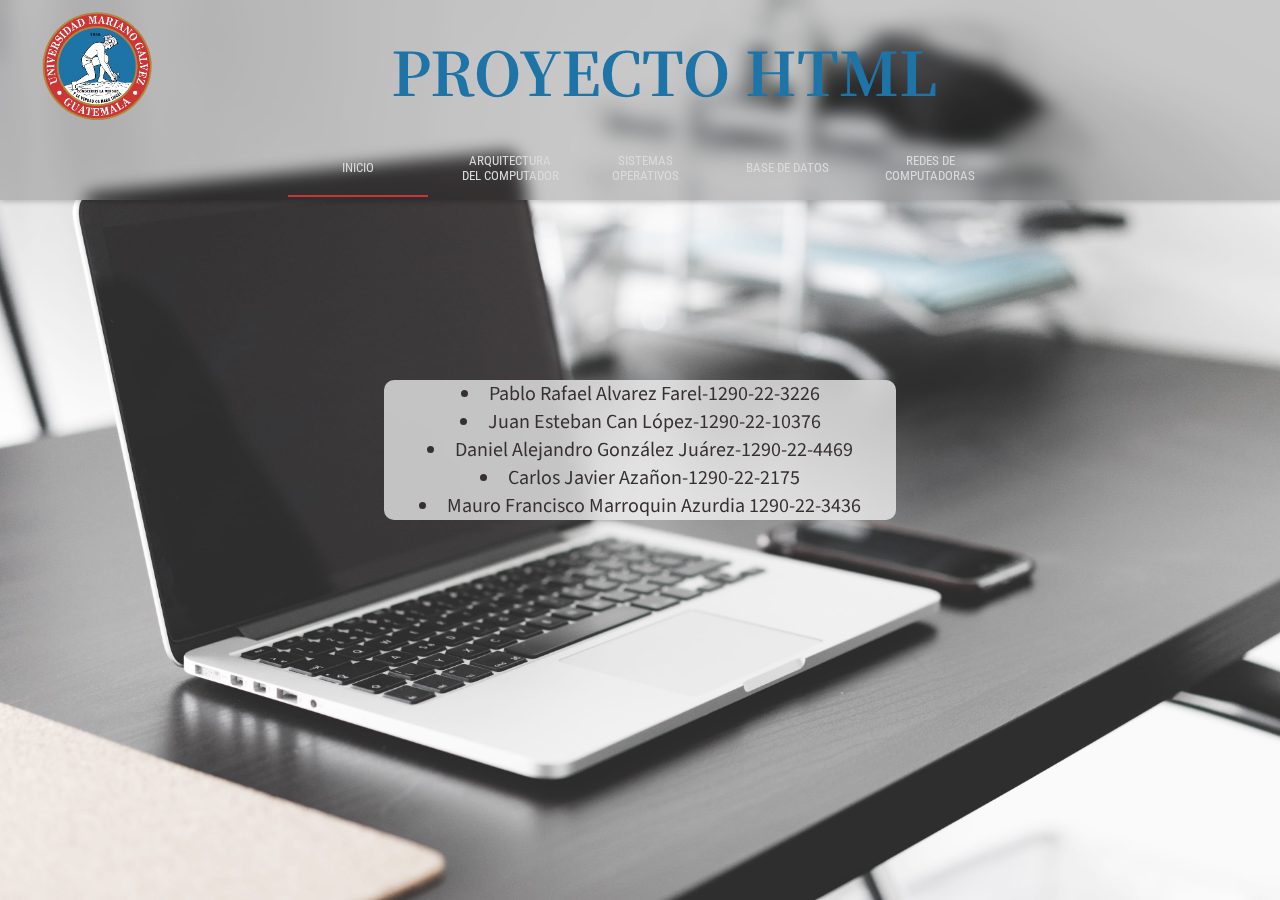
<file: index.html>
<!DOCTYPE html>
<html lang="es" dir="ltr">
<!-- links -->
<link rel="stylesheet" href="css/Inicio/index.css">
  <link rel="stylesheet" href="css/Inicio/header.css">
  <link href="https://fonts.googleapis.com/css?family=Roboto+Condensed:700&display=swap" rel="stylesheet">
<link href="https://fonts.googleapis.com/css2?family=Source+Sans+Pro&display=swap" rel="stylesheet">
<link href="https://fonts.googleapis.com/css?family=Noto+Serif+JP&display=swap" rel="stylesheet">
  <meta name="viewport" content="width=device-width, initical-sclae=1.0">
  <head>
    <meta charset="utf-8">
    <title>ProyectoHTML</title>
  </head>
<header class="Header">

  <div class="Icono_titulo">
  <div class="caja_icono"><a href="index.html"><img class="logo" src="imagen/uni.png"></a></div>

  <div class="Titulo_head">
  <h1>PROYECTO HTML</h1>
  </div>

  </div>

<div class="Caja_botones">
<nav class="Nav">

  <ul class="ulNav">
        <li><a class="boton1" href="index.html">INICIO</a></li>
        <li><a class="boton2" href="Arquitectura del computador.html">ARQUITECTURA DEL COMPUTADOR</a></li>
        <li><a class="boton3" href="Sistemas operativos.html">SISTEMAS OPERATIVOS</a></li>
        <li><a class="boton4" href="Base de datos.html">BASE DE DATOS</a></li>
        <li><a class="boton5" href="Redes de computadoras.html">REDES DE COMPUTADORAS</a></li>

        </ul>
</nav>
</div>
</header>
  <body>
<section class="section-index" style="background-image: url('imagen/body2.jpg')">
<article class="Integrantes">
<div class="Caja_texto">
<ul>
<li>Pablo Rafael Alvarez Farel-1290-22-3226</li>
<li>Juan Esteban Can López-1290-22-10376</li>
<li>Daniel Alejandro González Juárez-1290-22-4469</li>
<li>Carlos Javier Azañon-1290-22-2175</li>
<li>Mauro Francisco Marroquin Azurdia 1290-22-3436</li>
</ul>
</div>
</article>
</section>



  </body>
</html>
</file>
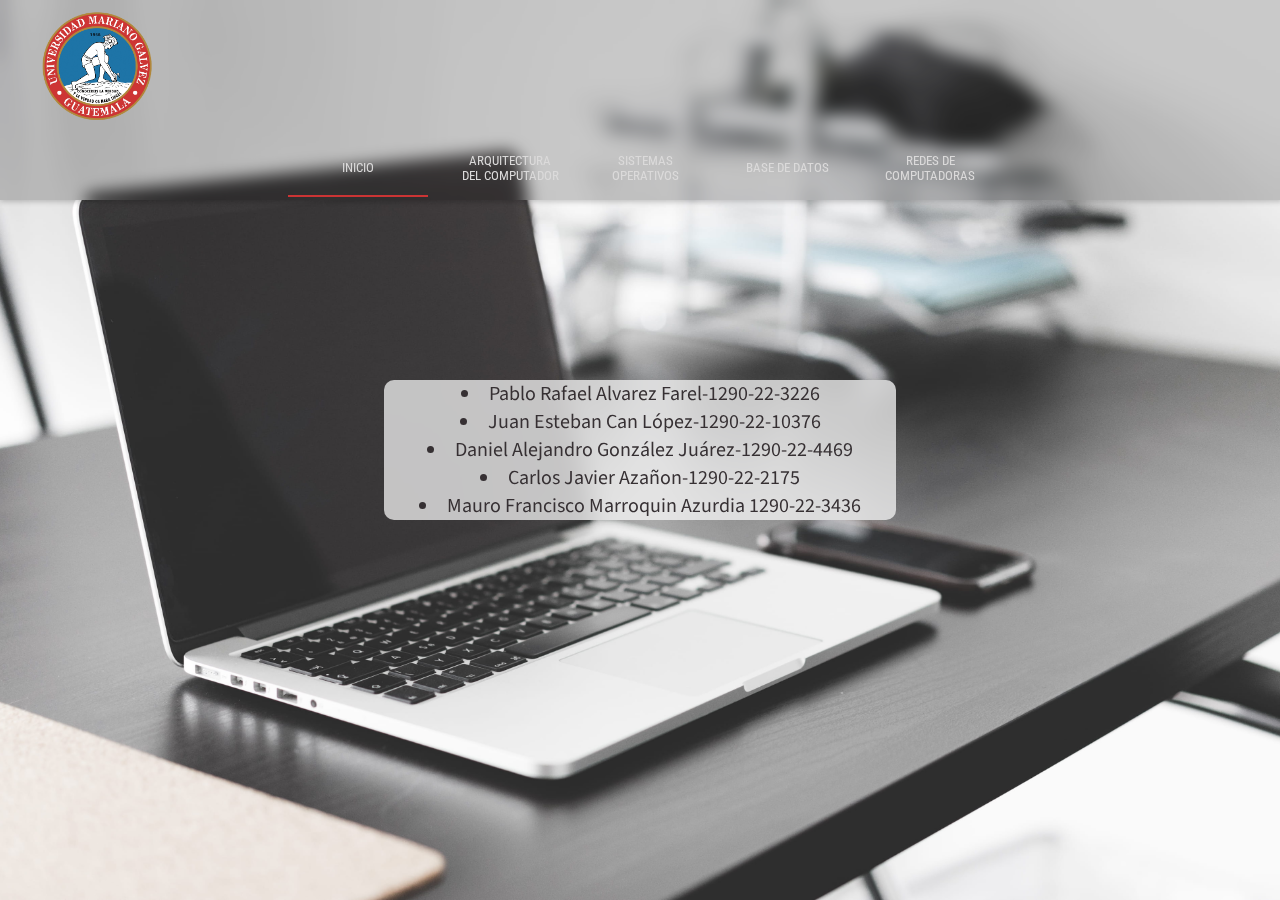
<file: ProyectoHTML/index.html>
<!DOCTYPE html>
<html lang="es" dir="ltr">
<!-- links -->
<link rel="stylesheet" href="css/Inicio/index.css">
  <link rel="stylesheet" href="css/Inicio/header.css">
  <link href="https://fonts.googleapis.com/css?family=Roboto+Condensed:700&display=swap" rel="stylesheet">
<link href="https://fonts.googleapis.com/css2?family=Source+Sans+Pro&display=swap" rel="stylesheet">
  <meta name="viewport" content="width=device-width, initical-sclae=1.0">
  <head>
    <meta charset="utf-8">
    <title>ProyectoHTML</title>
  </head>
<header class="Header">

<div class="caja_icono"><a href="index.html"><img class="logo" src="imagen/uni.png"></a></div>

<div class="Caja_botones">
<nav class="Nav">

  <ul class="ulNav">
        <li><a class="boton1" href="index.html">INICIO</a></li>
        <li><a class="boton2" href="Arquitectura del computador.html">ARQUITECTURA DEL COMPUTADOR</a></li>
        <li><a class="boton3" href="Sistemas operativos.html">SISTEMAS OPERATIVOS</a></li>
        <li><a class="boton4" href="Base de datos.html">BASE DE DATOS</a></li>
        <li><a class="boton5" href="Redes de computadoras.html">REDES DE COMPUTADORAS</a></li>

        </ul>
</nav>
</div>
</header>
  <body>
<section class="section-index" style="background-image: url('imagen/body2.jpg')">
<article class="Integrantes">
<div class="Caja_texto">
<ul>
<li>Pablo Rafael Alvarez Farel-1290-22-3226</li>
<li>Juan Esteban Can López-1290-22-10376</li>
<li>Daniel Alejandro González Juárez-1290-22-4469</li>
<li>Carlos Javier Azañon-1290-22-2175</li>
<li>Mauro Francisco Marroquin Azurdia 1290-22-3436</li>
</ul>
</div>
</article>
</section>



  </body>
</html>
</file>
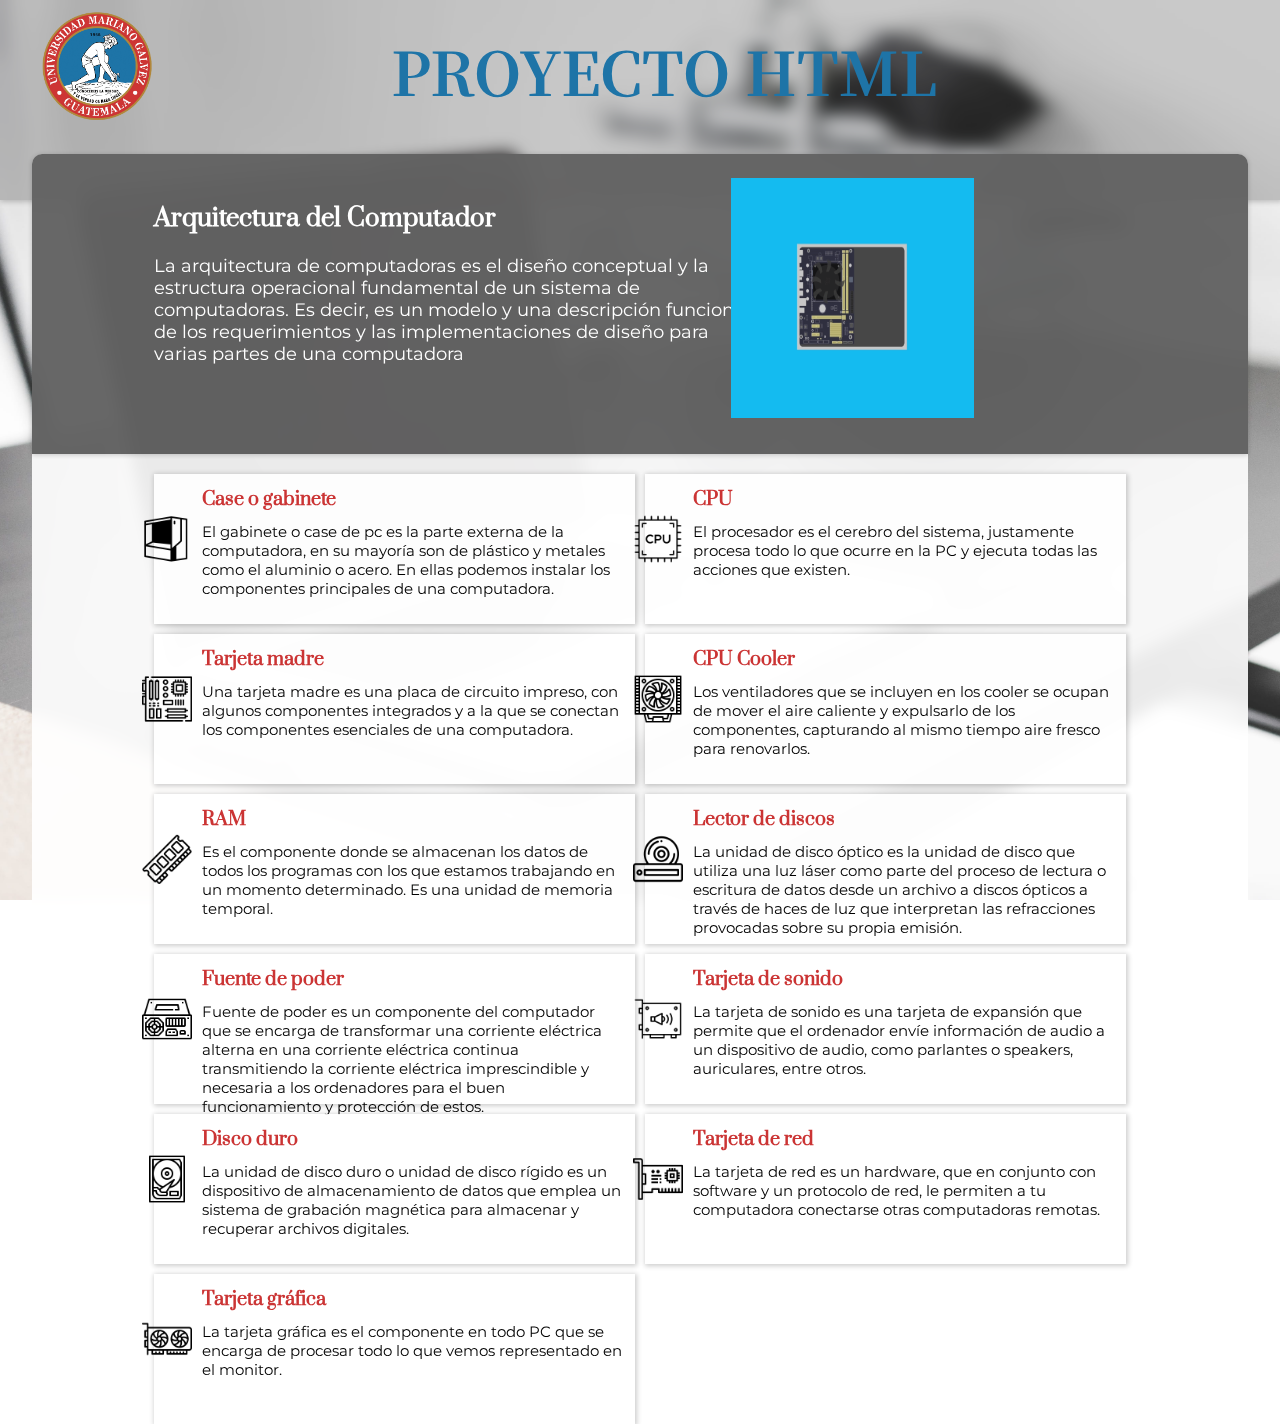
<file: Arquitectura del computador.html>
<!DOCTYPE html>
<html lang="es" dir="ltr">
<!-- links -->
<link rel="stylesheet" href="css/Arquitectura del cumputador/index.css">
  <link rel="stylesheet" href="css/Arquitectura del cumputador/header.css">
  <link href="https://fonts.googleapis.com/css?family=Roboto+Condensed:700&display=swap" rel="stylesheet">
<link href="https://fonts.googleapis.com/css2?family=Prata&display=swap" rel="stylesheet">
<link href="https://fonts.googleapis.com/css2?family=Montserrat&display=swap" rel="stylesheet">
<link href="https://fonts.googleapis.com/css?family=Noto+Serif+JP&display=swap" rel="stylesheet">
  <meta name="viewport" content="width=device-width, initical-sclae=1.0">
  <head>
    <meta charset="utf-8">
    <title>ProyectoHTML</title>
  </head>
  <header class="Header">

    <div class="Icono_titulo">
    <div class="caja_icono"><a href="index.html"><img class="logo" src="imagen/uni.png"></a></div>

    <div class="Titulo_head">
    <h1>PROYECTO HTML</h1>
    </div>

    </div>

  <div class="Caja_botones">
  <nav class="Nav">

    <ul class="ulNav">
          <li><a class="boton1" href="index.html">INICIO</a></li>
          <li><a class="boton2" href="Arquitectura del computador.html">ARQUITECTURA DEL COMPUTADOR</a></li>
          <li><a class="boton3" href="Sistemas operativos.html">SISTEMAS OPERATIVOS</a></li>
          <li><a class="boton4" href="Base de datos.html">BASE DE DATOS</a></li>
          <li><a class="boton5" href="Redes de computadoras.html">REDES DE COMPUTADORAS</a></li>

          </ul>
  </nav>
  </div>
  </header>
    <body>
  <section class="section-index" style="background-image: url('imagen/body2.jpg')" >
<article class="Informacion">
<div class="Introduccion">
<div class="Titulo_texto_introduccion">
<h1>Arquitectura del Computador</h1>
<p>La arquitectura de computadoras es el diseño conceptual y la estructura operacional fundamental de un sistema de computadoras. ​Es decir, es un modelo y una descripción funcional de los requerimientos y las implementaciones de diseño para varias partes de una computadora</p>
</div>

  <div class="Cuadro_imagen">
<div class="Imagen1"><img src="imagen/Arquitectura del Computador/cpu.gif"></div>

</div>
</div>

<div class="Componentes">

<div class="A">
<div class="Cuadro">

  <div class="Cuadro_imagen_video">
  <div class="imagen2">
  <img src="imagen/Arquitectura del Computador/case.png"></div>
  </div>

  <div class="Titulo_texto">
    <h1 class="Titulo">Case o gabinete</h1>
    <p class="Texto">El gabinete o case de pc es la parte externa de la computadora, en su mayoría son de plástico y metales como el aluminio o acero. En ellas podemos instalar los componentes principales de una computadora.</p>
  </div>

</div>

<div class="Cuadro">

  <div class="Cuadro_imagen_video">
  <div class="imagen2">
  <img src="imagen/Arquitectura del Computador/motherboard.png"></div>
  </div>

  <div class="Titulo_texto">
    <h1 class="Titulo">Tarjeta madre</h1>
    <p class="Texto">Una tarjeta madre es una placa de circuito impreso, con algunos componentes integrados y a la que se conectan los componentes esenciales de una computadora.</p>
  </div>

</div>

<div class="Cuadro">

  <div class="Cuadro_imagen_video">
  <div class="imagen2">
  <img src="imagen/Arquitectura del Computador/ram.png"></div>
  </div>

  <div class="Titulo_texto">
    <h1 class="Titulo">RAM</h1>
    <p class="Texto">Es el componente donde se almacenan los datos de todos los programas con los que estamos trabajando en un momento determinado. Es una unidad de memoria temporal.</p>
  </div>

</div>

<div class="Cuadro">

  <div class="Cuadro_imagen_video">
  <div class="imagen2">
  <img src="imagen/Arquitectura del Computador/powersupply.png"></div>
  </div>

  <div class="Titulo_texto">
    <h1 class="Titulo">Fuente de poder</h1>
    <p class="Texto">Fuente de poder es un componente del computador que se encarga de transformar una corriente eléctrica alterna en una corriente eléctrica continua transmitiendo la corriente eléctrica imprescindible y necesaria a los ordenadores para el buen funcionamiento y protección de estos.</p>
  </div>

</div>

<div class="Cuadro">

  <div class="Cuadro_imagen_video">
  <div class="imagen2">
  <img src="imagen/Arquitectura del Computador/harddrive.png"></div>
  </div>

  <div class="Titulo_texto">
    <h1 class="Titulo">Disco duro</h1>
    <p class="Texto">La unidad de disco duro o unidad de disco rígido es un dispositivo de almacenamiento de datos que emplea un sistema de grabación magnética para almacenar y recuperar archivos digitales.</p>
  </div>

</div>

<div class="Cuadro">

  <div class="Cuadro_imagen_video">
  <div class="imagen2">
  <img src="imagen/Arquitectura del Computador/videocard.png"></div>
  </div>

  <div class="Titulo_texto">
    <h1 class="Titulo">Tarjeta gráfica</h1>
    <p class="Texto">La tarjeta gráfica es el componente en todo PC que se encarga de procesar todo lo que vemos representado en el monitor.</p>
  </div>

</div>
</div>

<div class="B">
<div class="Cuadro">

  <div class="Cuadro_imagen_video">
  <div class="imagen2">
  <img src="imagen/Arquitectura del Computador/cpu.png"></div>
  </div>

  <div class="Titulo_texto">
    <h1 class="Titulo">CPU</h1>
    <p class="Texto">El procesador es el cerebro del sistema, justamente procesa todo lo que ocurre en la PC y ejecuta todas las acciones que existen.</p>
  </div>

</div>

<div class="Cuadro">

  <div class="Cuadro_imagen_video">
  <div class="imagen2">
  <img src="imagen/Arquitectura del Computador/cooler.png"></div>
  </div>

  <div class="Titulo_texto">
    <h1 class="Titulo">CPU Cooler</h1>
    <p class="Texto">Los ventiladores que se incluyen en los cooler se ocupan de mover el aire caliente y expulsarlo de los componentes, capturando al mismo tiempo aire fresco para renovarlos.</p>
  </div>

</div>

<div class="Cuadro">

  <div class="Cuadro_imagen_video">
  <div class="imagen2">
  <img src="imagen/Arquitectura del Computador/cdplayer.png"></div>
  </div>

  <div class="Titulo_texto">
    <h1 class="Titulo">Lector de discos</h1>
    <p class="Texto">La unidad de disco óptico es la unidad de disco que utiliza una luz láser como parte del proceso de lectura o escritura de datos desde un archivo a discos ópticos a través de haces de luz que interpretan las refracciones provocadas sobre su propia emisión.</p>
  </div>

</div>

<div class="Cuadro">

  <div class="Cuadro_imagen_video">
  <div class="imagen2">
  <img src="imagen/Arquitectura del Computador/soundcard.png"></div>
  </div>

  <div class="Titulo_texto">
    <h1 class="Titulo">Tarjeta de sonido</h1>
    <p class="Texto">La tarjeta de sonido es una tarjeta de expansión que permite que el ordenador envíe información de audio a un dispositivo de audio, como parlantes o speakers, auriculares, entre otros.</p>
  </div>

</div>

<div class="Cuadro">

  <div class="Cuadro_imagen_video">
  <div class="imagen2">
  <img src="imagen/Arquitectura del Computador/networkcard.png"></div>
  </div>

  <div class="Titulo_texto">
    <h1 class="Titulo">Tarjeta de red</h1>
    <p class="Texto">La tarjeta de red es un hardware, que en conjunto con software y un protocolo de red, le permiten a tu computadora conectarse otras computadoras remotas.</p>
  </div>

</div>
</div>
</div>
</article>


  </section>
</body>
</file>
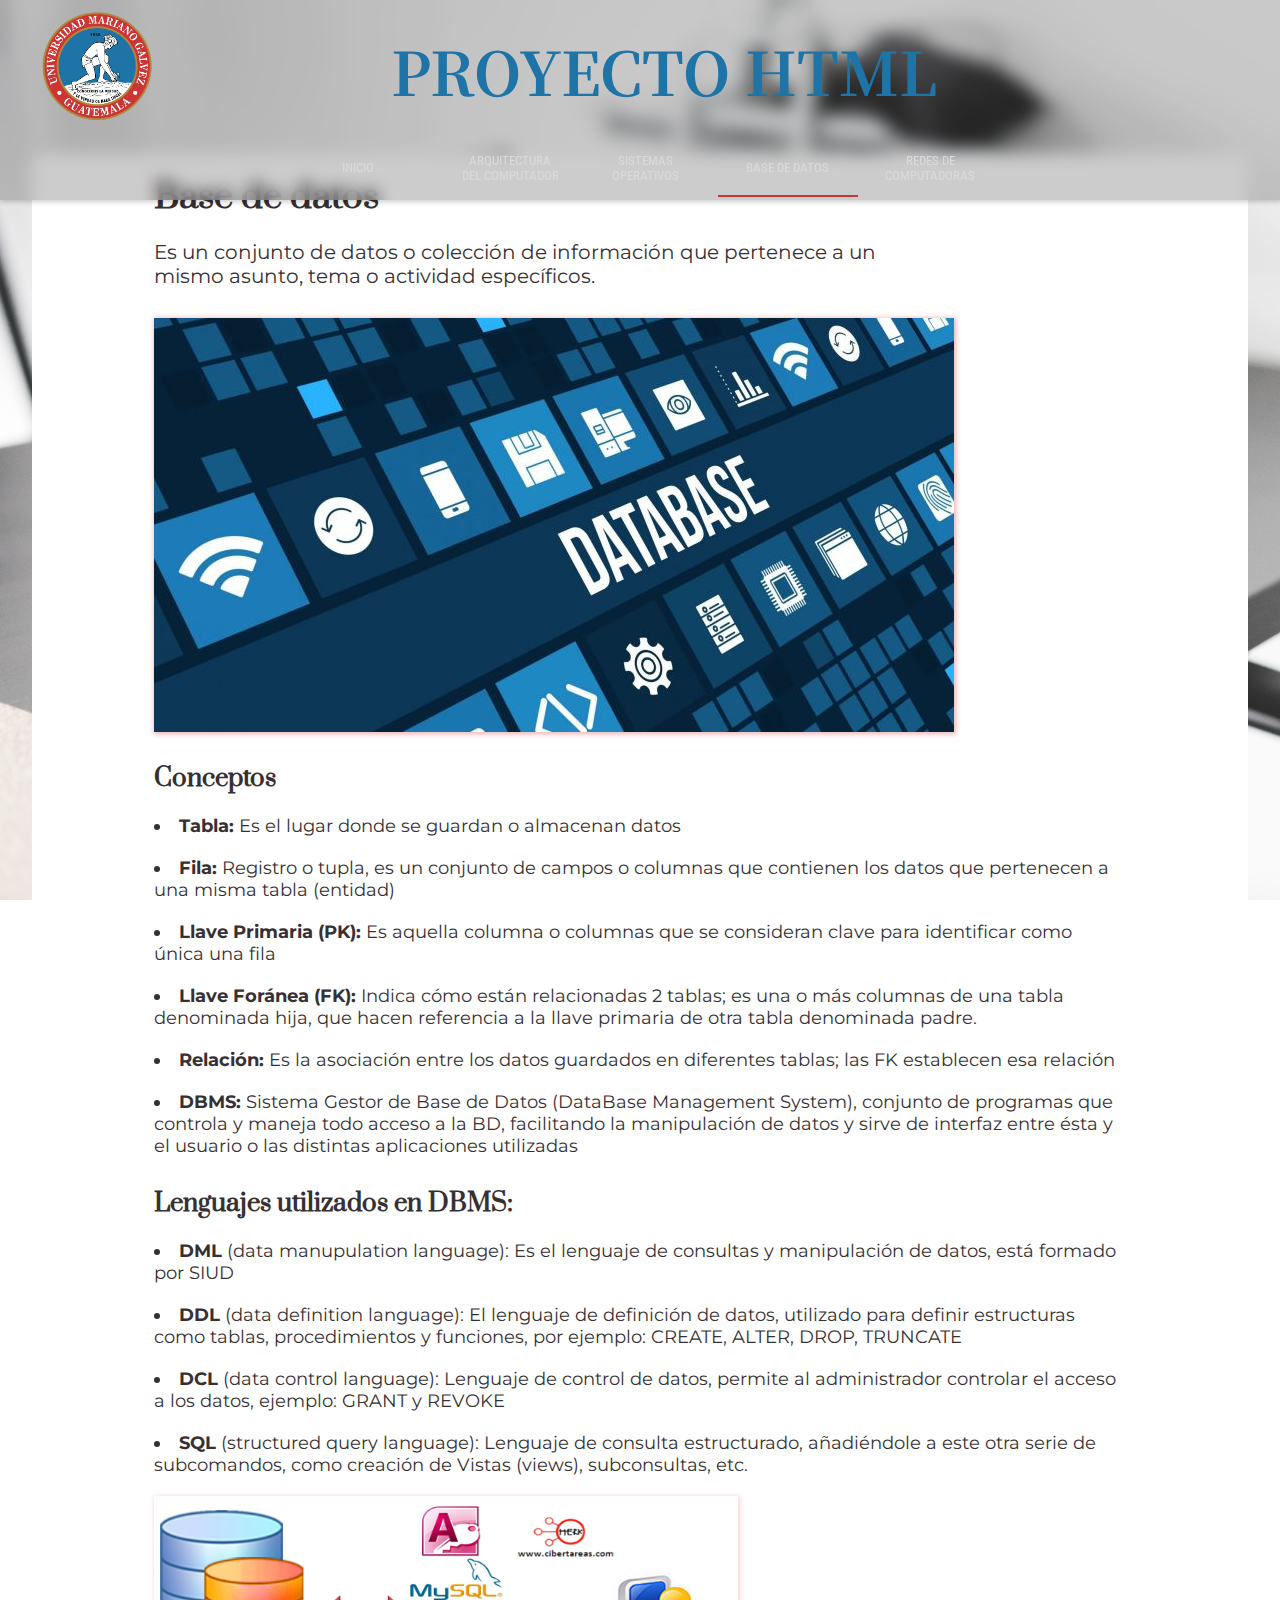
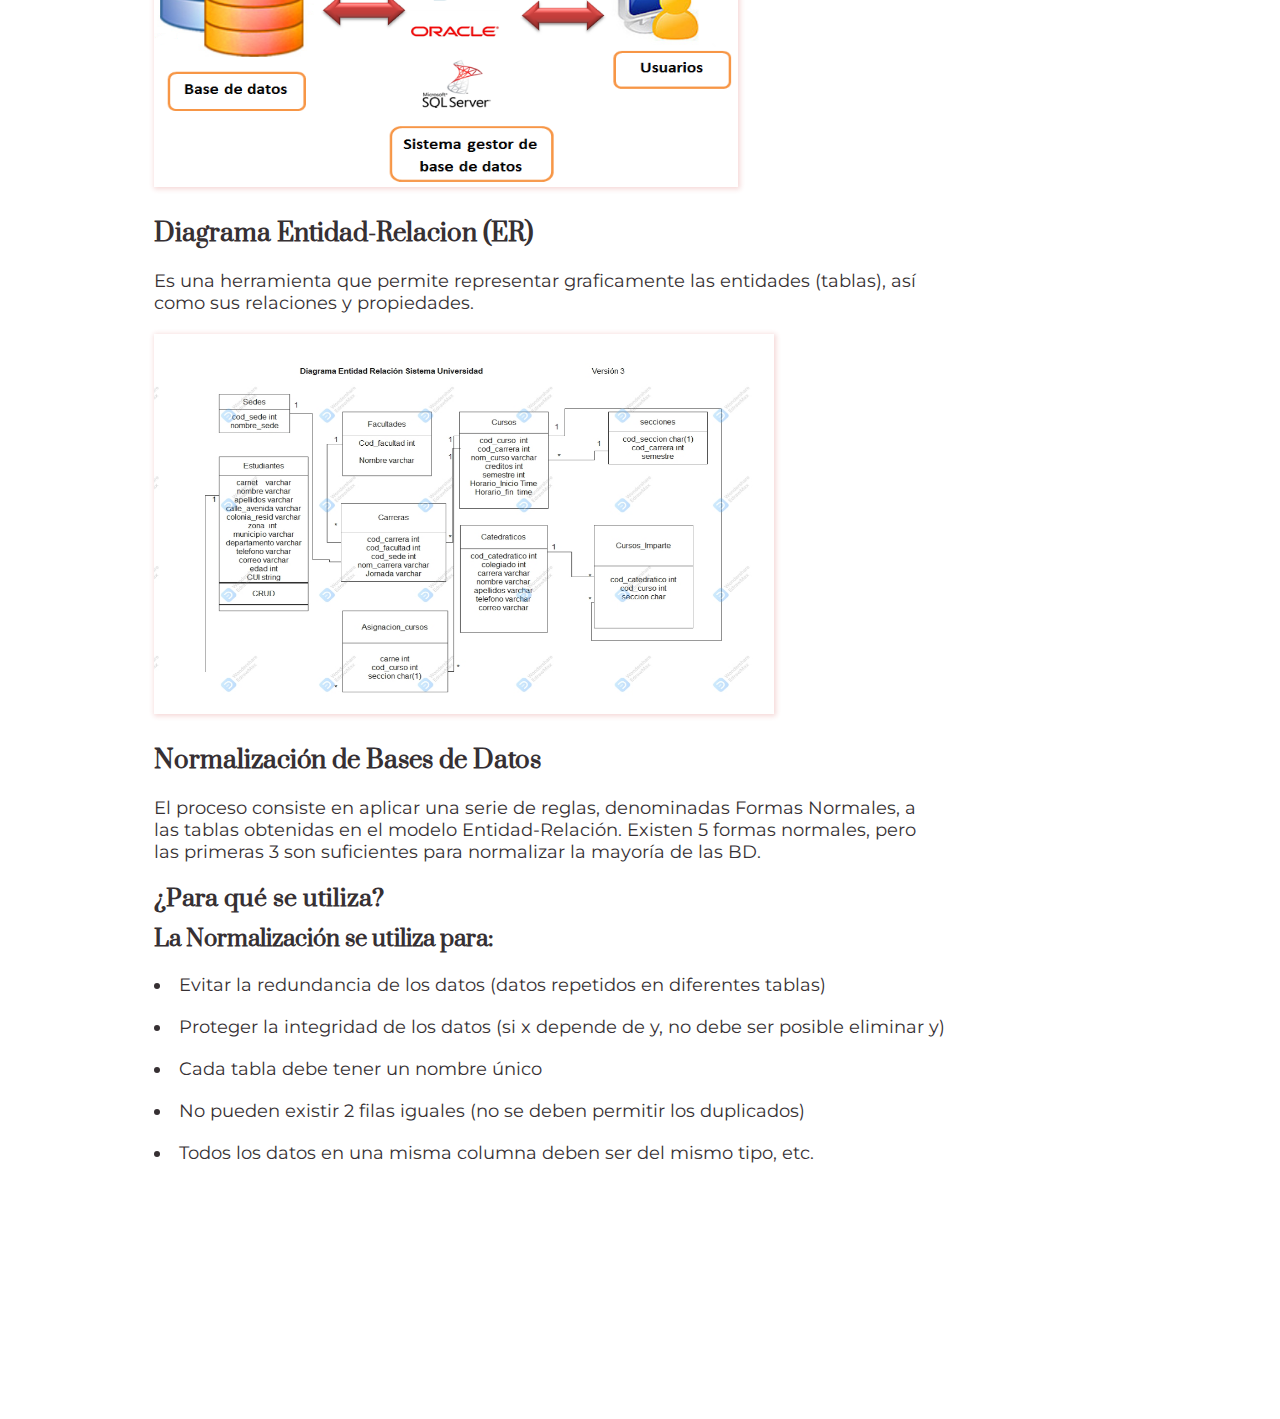
<file: Base de datos.html>
<!DOCTYPE html>
<html lang="es" dir="ltr">
<!-- links -->
<link rel="stylesheet" href="css/Base de datos/index.css">
  <link rel="stylesheet" href="css/Base de datos/header.css">
  <link href="https://fonts.googleapis.com/css?family=Roboto+Condensed:700&display=swap" rel="stylesheet">
<link href="https://fonts.googleapis.com/css2?family=Source+Sans+Pro&display=swap" rel="stylesheet">
<link href="https://fonts.googleapis.com/css2?family=Prata&display=swap" rel="stylesheet">
<link href="https://fonts.googleapis.com/css2?family=Montserrat&display=swap" rel="stylesheet">
<link href="https://fonts.googleapis.com/css?family=Noto+Serif+JP&display=swap" rel="stylesheet">
  <meta name="viewport" content="width=device-width, initical-sclae=1.0">
  <head>
    <meta charset="utf-8">
    <title>ProyectoHTML</title>
  </head>
  <header class="Header">

    <div class="Icono_titulo">
    <div class="caja_icono"><a href="index.html"><img class="logo" src="imagen/uni.png"></a></div>

    <div class="Titulo_head">
    <h1>PROYECTO HTML</h1>
    </div>

    </div>

  <div class="Caja_botones">
  <nav class="Nav">

    <ul class="ulNav">
          <li><a class="boton1" href="index.html">INICIO</a></li>
          <li><a class="boton2" href="Arquitectura del computador.html">ARQUITECTURA DEL COMPUTADOR</a></li>
          <li><a class="boton3" href="Sistemas operativos.html">SISTEMAS OPERATIVOS</a></li>
          <li><a class="boton4" href="Base de datos.html">BASE DE DATOS</a></li>
          <li><a class="boton5" href="Redes de computadoras.html">REDES DE COMPUTADORAS</a></li>

          </ul>
  </nav>
  </div>
  </header>
    <body>
  <section class="section-index" style="background-image: url('imagen/body2.jpg')">
<article class="Informacion">
  <div class="Introduccion">
<div class="Titulo_texto_introduccion">
<h1>Base de datos</h1>
<p>Es un conjunto de datos o colección de información que pertenece a un mismo asunto, tema o actividad específicos.</p>
</div>
<div class="Imagen_introduccion">
<img src="imagen/Base de datos/basededatos.jpg" >
</div>
  </div>

<div class="Conceptos">
<div class="Titulo_texto_conceptos">
  <h2>Conceptos</h2>
  <li><b>Tabla:</b> Es el lugar donde se guardan o almacenan datos </li>
  <li><b>Fila:</b> Registro o tupla, es un conjunto de campos o columnas que contienen los datos que pertenecen a una misma tabla (entidad) </li>
  <li><b>Llave Primaria (PK):</b> Es aquella columna o columnas que se consideran clave para identificar como única una fila</li>
  <li><b>Llave Foránea (FK):</b> Indica cómo están relacionadas 2 tablas; es una o más columnas de una tabla denominada hija, que hacen referencia a la llave primaria de otra tabla denominada padre.</li>
  <li><b>Relación:</b> Es la asociación entre los datos  guardados en diferentes tablas; las FK establecen esa relación</li>
  <li><b>DBMS:</b> Sistema Gestor de Base de Datos (DataBase Management System), conjunto de programas que controla y maneja todo acceso a la BD, facilitando la manipulación de datos y sirve de interfaz entre ésta y el usuario o las distintas aplicaciones utilizadas</li>
</div>
</div>

<div class="Lenguajes">
<div class="Titulo_texto_lenguajes">
  <h2>Lenguajes utilizados en DBMS:</h2>
  <li><b>DML</b>  (data manupulation language): Es el lenguaje de consultas y manipulación de datos, está formado por SIUD</li>
  <li><b>DDL</b> (data definition language): El lenguaje de definición de datos, utilizado para definir estructuras como tablas, procedimientos y funciones, por ejemplo: CREATE,  ALTER, DROP, TRUNCATE</li>
  <li><b>DCL</b> (data control language): Lenguaje de control de datos, permite al administrador controlar el acceso a los datos, ejemplo: GRANT y REVOKE</li>
  <li><b>SQL</b> (structured query language): Lenguaje de consulta estructurado, añadiéndole a este otra serie de subcomandos, como creación de Vistas (views), subconsultas, etc.</li>
</div>
<div class="Imagen_gestor">
  <img src="imagen/Base de datos/gestordebasededatos.png">
</div>
</div>

<div class="Diagrama">
  <div class="Titulo_texto_diagrama">
    <h2>Diagrama Entidad-Relacion (ER)</h2>
    <p>Es una herramienta  que permite representar graficamente las entidades (tablas), así como sus relaciones y propiedades.</p>
<div class="Imagen_diagrama">
  <img src="imagen/Base de datos/diagrama.png">
</div>
  </div>
</div>

<div class="Normalizacion">
<div class="Titulo_texto_normalizacion">
<h2>Normalización de Bases de Datos</h2>
<p>El proceso consiste en aplicar una serie de reglas, denominadas Formas Normales, a las tablas obtenidas en el modelo Entidad-Relación. Existen 5 formas normales, pero las primeras 3 son suficientes para normalizar la mayoría de las BD.</p>

<h3>¿Para qué se utiliza?</h2>
<h4>La Normalización se utiliza para:</h3>
<li>Evitar la redundancia de los datos (datos repetidos en diferentes tablas)</li>
<li>Proteger la integridad de los datos (si  x  depende de  y,  no debe ser posible eliminar  y)</li>
<li>Cada tabla debe tener un nombre único</li>
<li>No pueden existir 2 filas iguales (no se deben permitir los duplicados)</li>
<li>Todos los datos en una misma columna deben ser del mismo tipo, etc.</li>

<iframe width="460" height="215" src="https://www.youtube.com/embed/QUWrKd9vK28" title="YouTube video player" frameborder="0" allow="accelerometer; autoplay; clipboard-write; encrypted-media; gyroscope; picture-in-picture" allowfullscreen></iframe>
</div>

</div>

</article>

</article>
  </section>
</file>
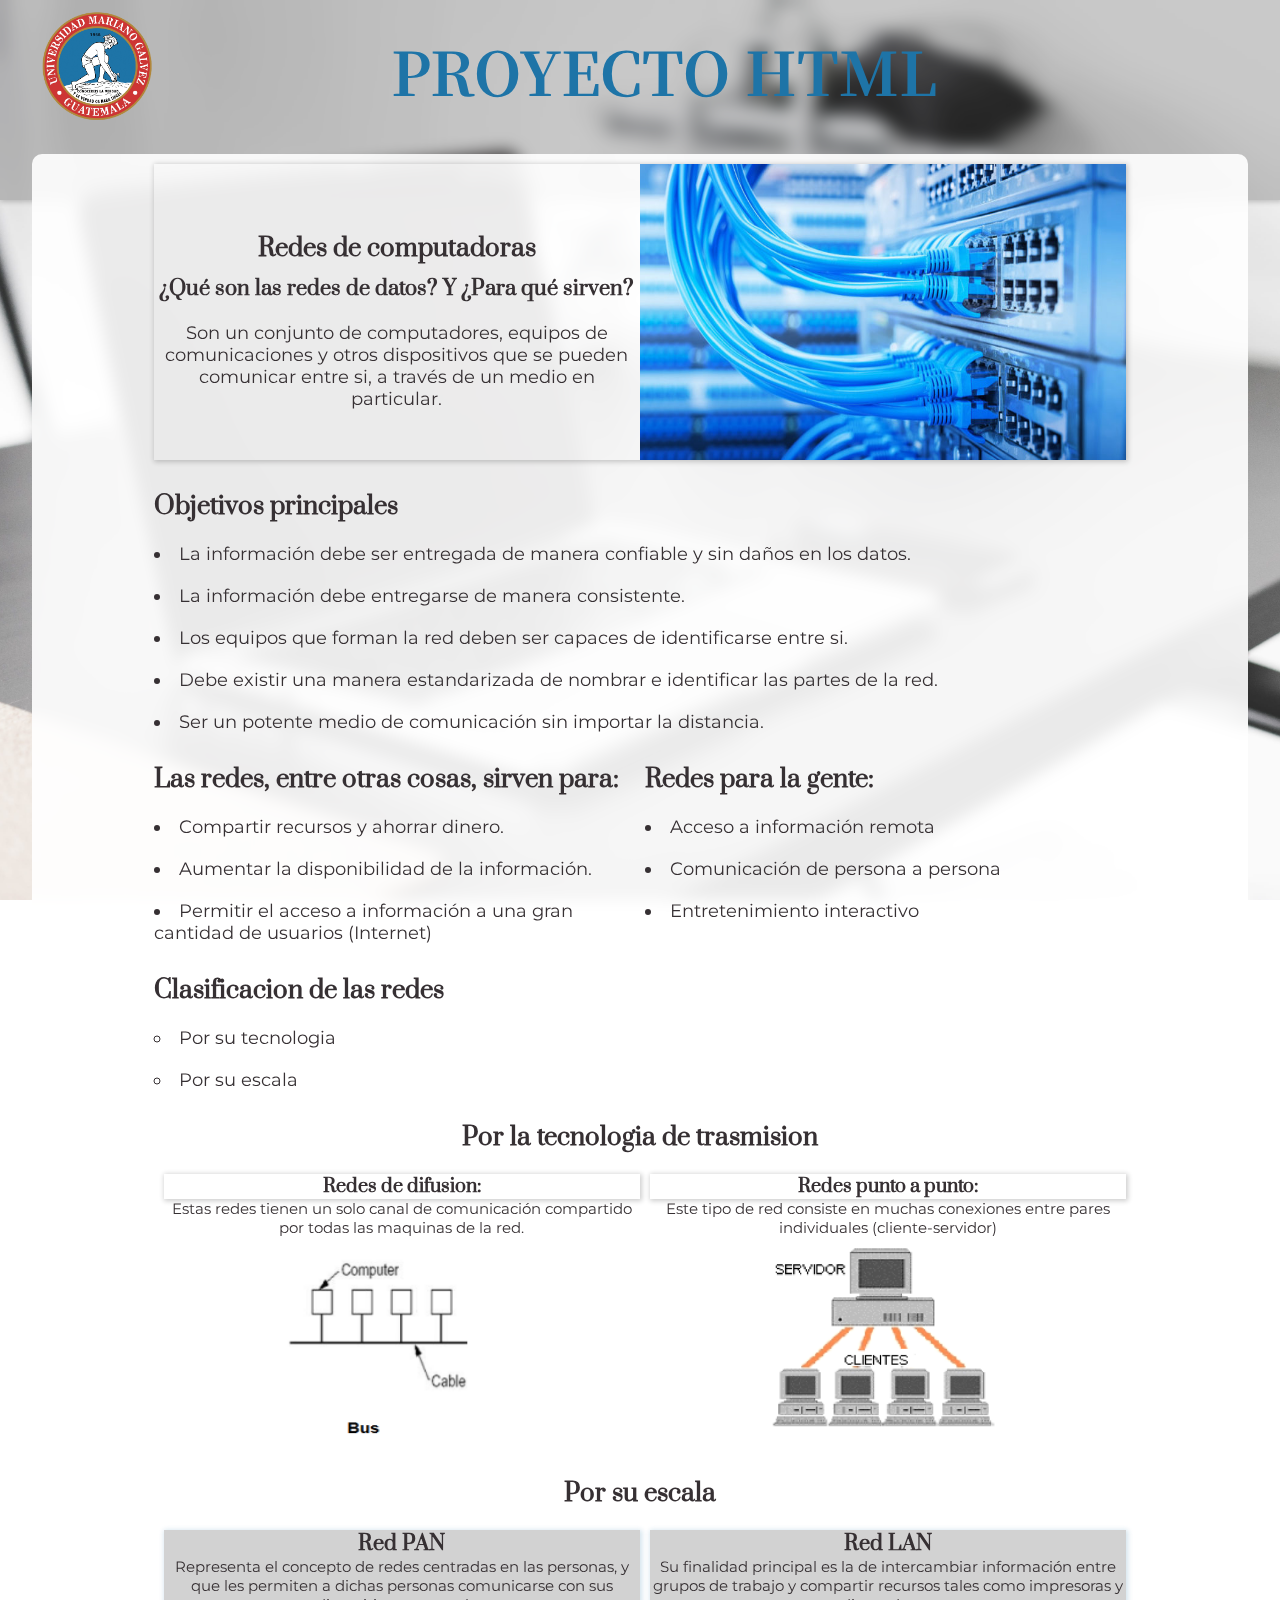
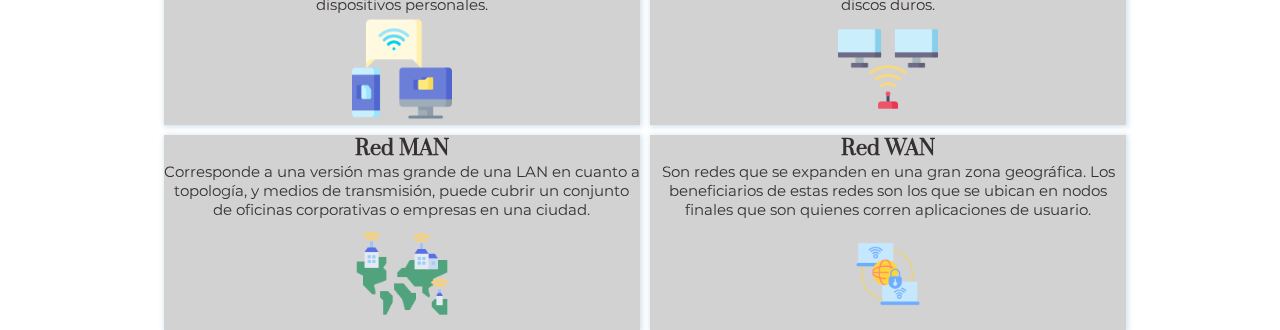
<file: Redes de computadoras.html>
<!DOCTYPE html>
<html lang="es" dir="ltr">
<!-- links -->
<link rel="stylesheet" href="css/Redes de computadoras/index.css">
  <link rel="stylesheet" href="css/Redes de computadoras/header.css">
  <link href="https://fonts.googleapis.com/css?family=Roboto+Condensed:700&display=swap" rel="stylesheet">
<link href="https://fonts.googleapis.com/css2?family=Source+Sans+Pro&display=swap" rel="stylesheet">
<link href="https://fonts.googleapis.com/css2?family=Prata&display=swap" rel="stylesheet">
<link href="https://fonts.googleapis.com/css2?family=Montserrat&display=swap" rel="stylesheet">
<link href="https://fonts.googleapis.com/css?family=Noto+Serif+JP&display=swap" rel="stylesheet">
  <meta name="viewport" content="width=device-width, initical-sclae=1.0">
  <head>
    <meta charset="utf-8">
    <title>ProyectoHTML</title>
  </head>
  <header class="Header">

<div class="Icono_titulo">
<div class="caja_icono"><a href="index.html"><img class="logo" src="imagen/uni.png"></a></div>

<div class="Titulo_head">
<h1>PROYECTO HTML</h1>
</div>

</div>

  <div class="Caja_botones">
  <nav class="Nav">

    <ul class="ulNav">
          <li><a class="boton1" href="index.html">INICIO</a></li>
          <li><a class="boton2" href="Arquitectura del computador.html">ARQUITECTURA DEL COMPUTADOR</a></li>
          <li><a class="boton3" href="Sistemas operativos.html">SISTEMAS OPERATIVOS</a></li>
          <li><a class="boton4" href="Base de datos.html">BASE DE DATOS</a></li>
          <li><a class="boton5" href="Redes de computadoras.html">REDES DE COMPUTADORAS</a></li>

          </ul>
  </nav>
  </div>
  </header>
    <body>
  <section class="section-index" style="background-image: url('imagen/body2.jpg')">
<article class="Informacion">
<div class="Introduccion">
<div class="Titulo">
  <h1>Redes de computadoras</h1>
  <h2>¿Qué son las redes de datos? Y ¿Para qué sirven?</h2>
  <p>Son un conjunto de computadores, equipos de comunicaciones y otros dispositivos que se pueden comunicar entre si, a través de un medio en particular. </p>
</div>
<div class="Cuadro_imagen_introduccion">
<div class="Imagen_introduccion">
<img src="imagen/Redes de computadoras/introduccion1.jpg">
</div>
</div>

</div>

<div class="Objetivos">
  <div class="Titulo_texto_objetivos">
<h2>Objetivos principales</h2>
<li>La información debe ser entregada de manera confiable y sin daños en los datos.</li>
<li>La información debe entregarse de manera consistente.</li>
<li>Los equipos que forman la red deben ser capaces de identificarse entre si.</li>
<li>Debe existir una manera estandarizada de nombrar e identificar las partes de la red. </li>
<li>Ser un potente medio de comunicación sin importar la distancia.</li>
  </div>
</div>

<div class="Funciones">
  <div class="Titulo_texto_funciones">
<h2>Las redes, entre otras cosas, sirven para:</h2>
<li>Compartir recursos y ahorrar dinero.</li>
<li>Aumentar la disponibilidad de la información.</li>
<li>Permitir el acceso a información a una gran cantidad de usuarios (Internet)</li>
 </div>

  <div class="Titulo_texto_funciones2">
<h2>Redes para la gente:</h2>
<li>Acceso a información remota</li>
<li>Comunicación de persona a persona</li>
<li>Entretenimiento interactivo</li>

  </div>
</div>

<div class="Clasificacion">
<div class="Titulo_texto_clasificion">
  <h2>Clasificacion de las redes</h2>
  <li>Por su tecnologia</li>
  <li>Por su escala</li>
</div>
</div>

<div class="Tecnologia_titulo">
  <div class="Titulo_tec">
<h2>Por la tecnologia de trasmision</h2>
  </div>
</div>


<div class="Difusion">
<div class="Difusion_titulo_texto">
<h2>Redes de difusion:</h2>
<p>Estas redes tienen un solo canal de comunicación compartido por todas las maquinas de la red.</p>
<div class="Cuadro_imagen">
  <img src="imagen/Redes de computadoras/difusion.png">
</div>
</div>

<div class="Difusion_titulo_texto">
<h2>Redes punto a punto:</h2>
<p>Este tipo de red consiste en muchas conexiones entre pares individuales (cliente-servidor)</p>
<div class="Cuadro_imagen">
  <img src="imagen/Redes de computadoras/puntoapunto.png">
</div>
</div>

</div>

<div class="Escala">
  <div class="Titulo_escala">
<h2>Por su escala</h2>
  </div>
</div>

<div class="Caja_redes">
  <div class="A">
<div class="Cuadro_titulo_logo">
<div class="Titulo_texto">
  <h3>Red PAN</h3>
  <p>Representa el concepto de redes centradas en las personas, y que les permiten a dichas personas comunicarse con sus dispositivos personales.</p>
</div>
<div class="Icono"><img src="imagen/Redes de computadoras/pan.png"></div>
</div>

<div class="Cuadro_titulo_logo">
<div class="Titulo_texto">
  <h3>Red LAN</h3>
  <p>Su finalidad principal es la de intercambiar información entre grupos de trabajo y compartir recursos tales como impresoras y discos duros.</p>
</div>
<div class="Icono"><img src="imagen/Redes de computadoras/lan.png"></div>
</div>

</div>

<div class="B">
  <div class="Cuadro_titulo_logo">
  <div class="Titulo_texto">
    <h3>Red MAN</h3>
    <p>Corresponde a una versión mas grande de una LAN en cuanto a topología,  y medios de transmisión, puede cubrir un conjunto de oficinas corporativas o empresas en una ciudad.</p>
  </div>
  <div class="Icono"><img src="imagen/Redes de computadoras/man.png"></div>
  </div>

  <div class="Cuadro_titulo_logo">
  <div class="Titulo_texto">
    <h3>Red WAN</h3>
    <p>Son redes que se expanden en una gran zona geográfica. Los beneficiarios de estas redes son los que se ubican en nodos finales que son quienes corren aplicaciones de usuario.</p>
  </div>
  <div class="Icono"><img src="imagen/Redes de computadoras/wan.png"></div>
  </div>

</div>

</div>

</article>
  </section>
</file>
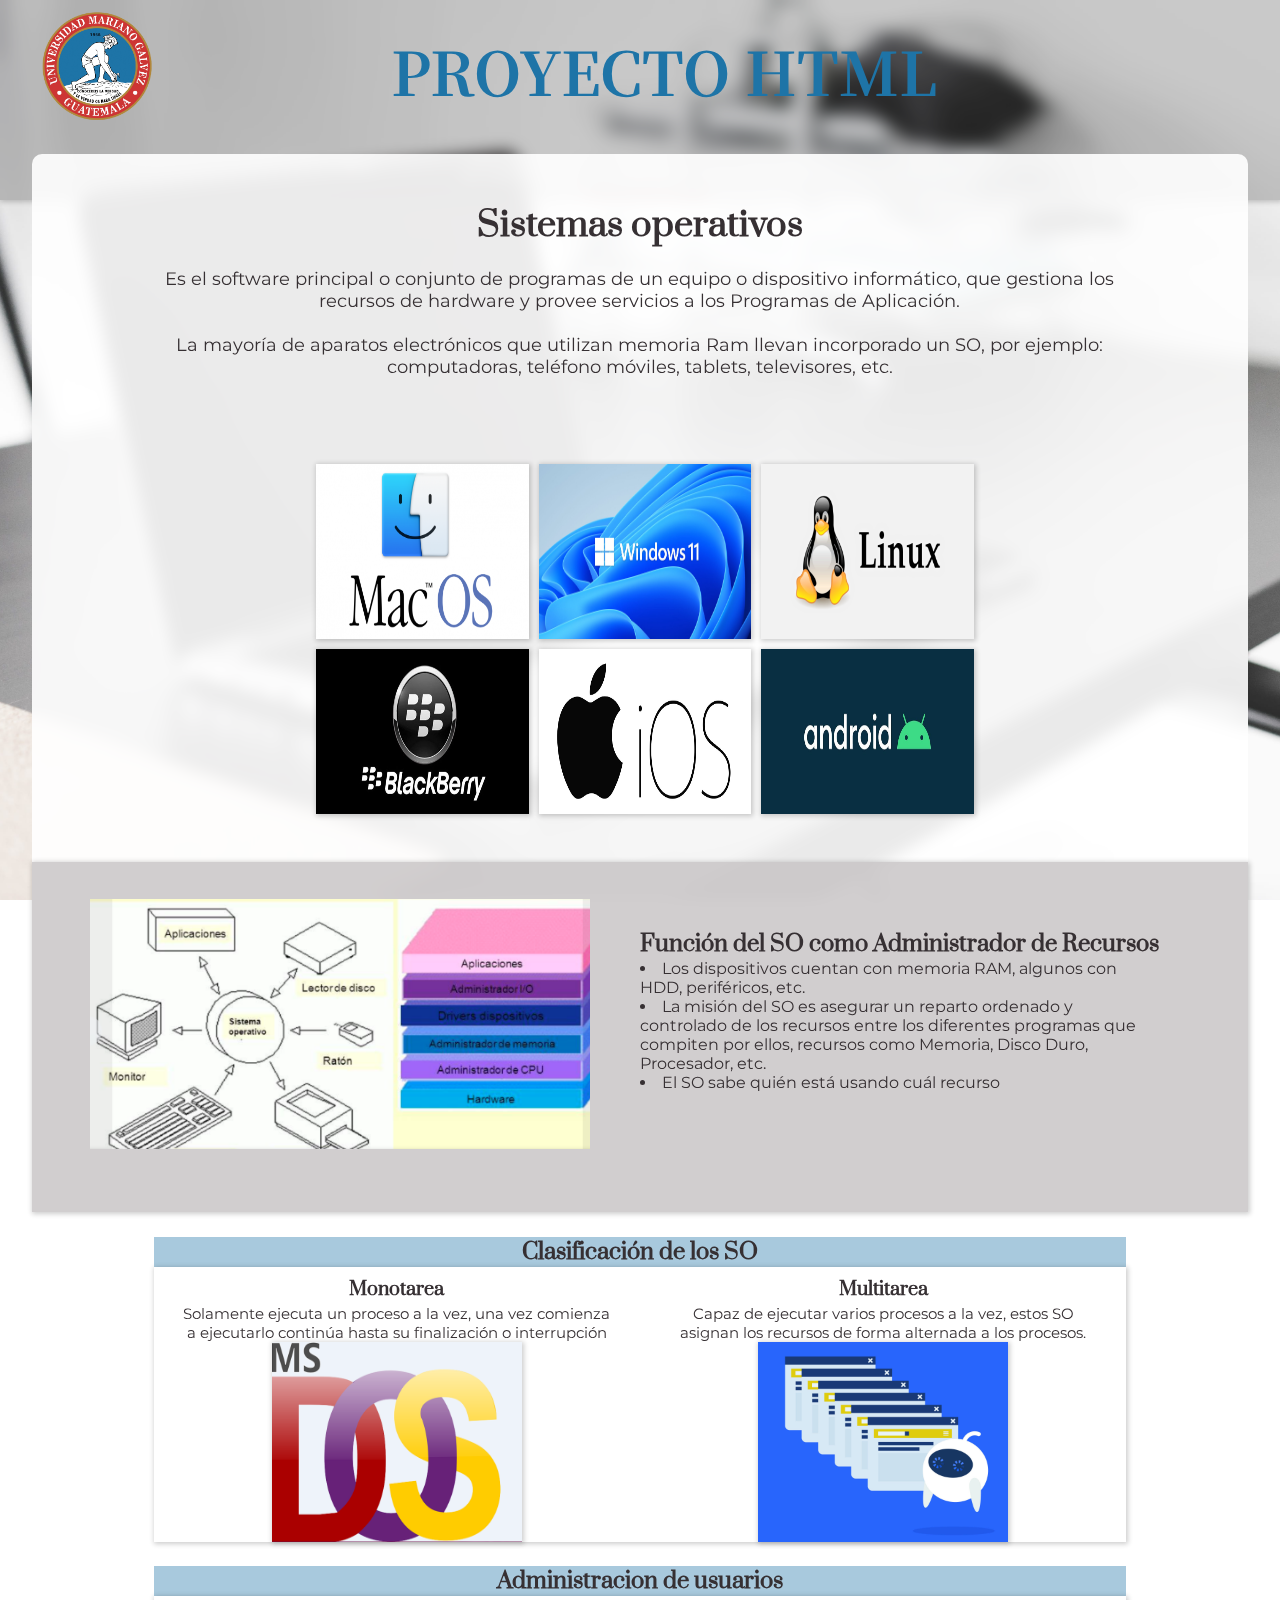
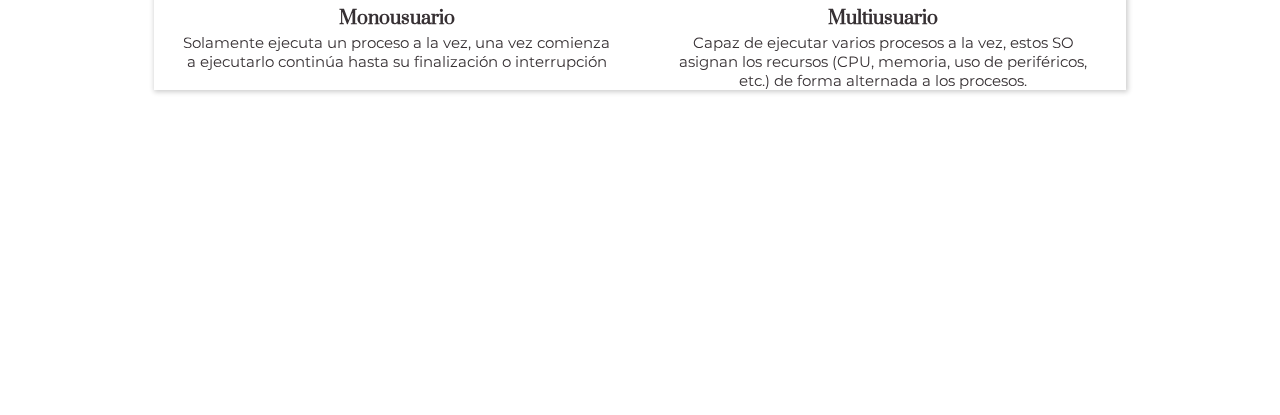
<file: Sistemas operativos.html>
<!DOCTYPE html>
<html lang="es" dir="ltr">
<!-- links -->
  <link rel="stylesheet" href="css/Sistemas operativos/header.css">
  <link rel="stylesheet" href="css/Sistemas operativos/index.css">
  <link href="https://fonts.googleapis.com/css?family=Roboto+Condensed:700&display=swap" rel="stylesheet">
<link href="https://fonts.googleapis.com/css2?family=Source+Sans+Pro&display=swap" rel="stylesheet">
<link href="https://fonts.googleapis.com/css?family=Noto+Serif+JP&display=swap" rel="stylesheet">
<link href="https://fonts.googleapis.com/css2?family=Prata&display=swap" rel="stylesheet">
<link href="https://fonts.googleapis.com/css2?family=Montserrat&display=swap" rel="stylesheet">
<link href="https://fonts.googleapis.com/css?family=Noto+Serif+JP&display=swap" rel="stylesheet">
<meta name="viewport" content="width=device-width, initical-sclae=1.0">
  <head>
    <meta charset="utf-8">
    <title>ProyectoHTML</title>
  </head>
  <header class="Header">

    <div class="Icono_titulo">
    <div class="caja_icono"><a href="index.html"><img class="logo" src="imagen/uni.png"></a></div>

    <div class="Titulo_head">
    <h1>PROYECTO HTML</h1>
    </div>

    </div>

  <div class="Caja_botones">
  <nav class="Nav">

    <ul class="ulNav">
          <li><a class="boton1" href="index.html">INICIO</a></li>
          <li><a class="boton2" href="Arquitectura del computador.html">ARQUITECTURA DEL COMPUTADOR</a></li>
          <li><a class="boton3" href="Sistemas operativos.html">SISTEMAS OPERATIVOS</a></li>
          <li><a class="boton4" href="Base de datos.html">BASE DE DATOS</a></li>
          <li><a class="boton5" href="Redes de computadoras.html">REDES DE COMPUTADORAS</a></li>

          </ul>
  </nav>
  </div>
  </header>

    <body>
  <section class="section-index" style="background-image: url('imagen/body2.jpg')">
<article class="Informacion">
  <div class="Introduccion">
    <div class="Titulo_texto_introduccion">
    <h1>Sistemas operativos</h1>
    <p>Es el software principal o conjunto de programas de un equipo o dispositivo informático, que gestiona los recursos de hardware y provee servicios a los Programas de Aplicación. <br>
<br>La mayoría de aparatos electrónicos que utilizan memoria Ram llevan incorporado un SO, por ejemplo: computadoras, teléfono móviles, tablets, televisores, etc.
</p>
    </div>
  </div>

<div class="Cuadro_imagenes">
  <div class="A">
<div><img src="imagen/Sistemas operativos/macos.png"></div> <div><img src="imagen/Sistemas operativos/windows.jpeg"></div> <div><img src="imagen/Sistemas operativos/linux.png"></div>
</div>

<div class="B">
  <div><img src="imagen/Sistemas operativos/blackberryos.jpg"></div><div><img src="imagen/Sistemas operativos/ios.jpg"></div> <div><img src="imagen/Sistemas operativos/android.jpg"></div>
</div>

</div>

<div class="Administrador_recursos">
<div class="Cuadro_imagen1">

<img src="imagen/Sistemas operativos/recursos.png"></div>

  <div class="Titulo_texto_administrador">
    <h1>Función del SO como Administrador de Recursos</h1>
  <li>Los dispositivos cuentan con memoria RAM, algunos con HDD, periféricos, etc.</li>
  <li>La misión del SO es asegurar un reparto ordenado y controlado de los recursos entre los diferentes programas que compiten por ellos, recursos como Memoria, Disco Duro, Procesador, etc.</li>
  <li>El SO sabe quién está usando cuál recurso</li>
  </div>
</div>

<div class="Clasificacion">
<div class="Titulo_Clasificacion">
<h1>Clasificación de los SO</h1>
</div>
<div class="Tareas">
<div class="Titulo_texto_tareas">
  <h2>Monotarea</h2>
  <p>Solamente ejecuta un proceso a la vez, una vez comienza a ejecutarlo continúa hasta su finalización o interrupción</p>

  <div class="Cuadro_imagen2">
<img src="imagen/Sistemas operativos/monotarea.png">
  </div>

</div>

<div class="Titulo_texto_tareas">
  <h2>Multitarea</h2>
  <p>Capaz de ejecutar varios procesos a la vez, estos SO asignan los recursos de forma alternada a los procesos.</p>

  <div class="Cuadro_imagen2">
  <img src="imagen/Sistemas operativos/multitarea.jpg">
  </div>
</div>


</div>
</div>

<div class="Clasificacion">
<div class="Titulo_Clasificacion">
<h1>Administracion de usuarios</h1>
</div>
<div class="Tareas">
<div class="Titulo_texto_tareas">
  <h2>Monousuario</h2>
  <p>Solamente ejecuta un proceso a la vez, una vez comienza a ejecutarlo continúa hasta su finalización o interrupción</p>
</div>

<div class="Titulo_texto_tareas">
  <h2>Multiusuario</h2>
  <p>Capaz de ejecutar varios procesos a la vez, estos SO asignan los recursos (CPU, memoria, uso de periféricos, etc.)  de forma alternada a los procesos.</p>
</div>

</div>

<iframe width="460" height="315" src="https://www.youtube.com/embed/UH5XtSxhrp8" title="YouTube video player" frameborder="0" allow="accelerometer; autoplay; clipboard-write; encrypted-media; gyroscope; picture-in-picture" allowfullscreen></iframe>

</div>



</article>
  </section>
</file>
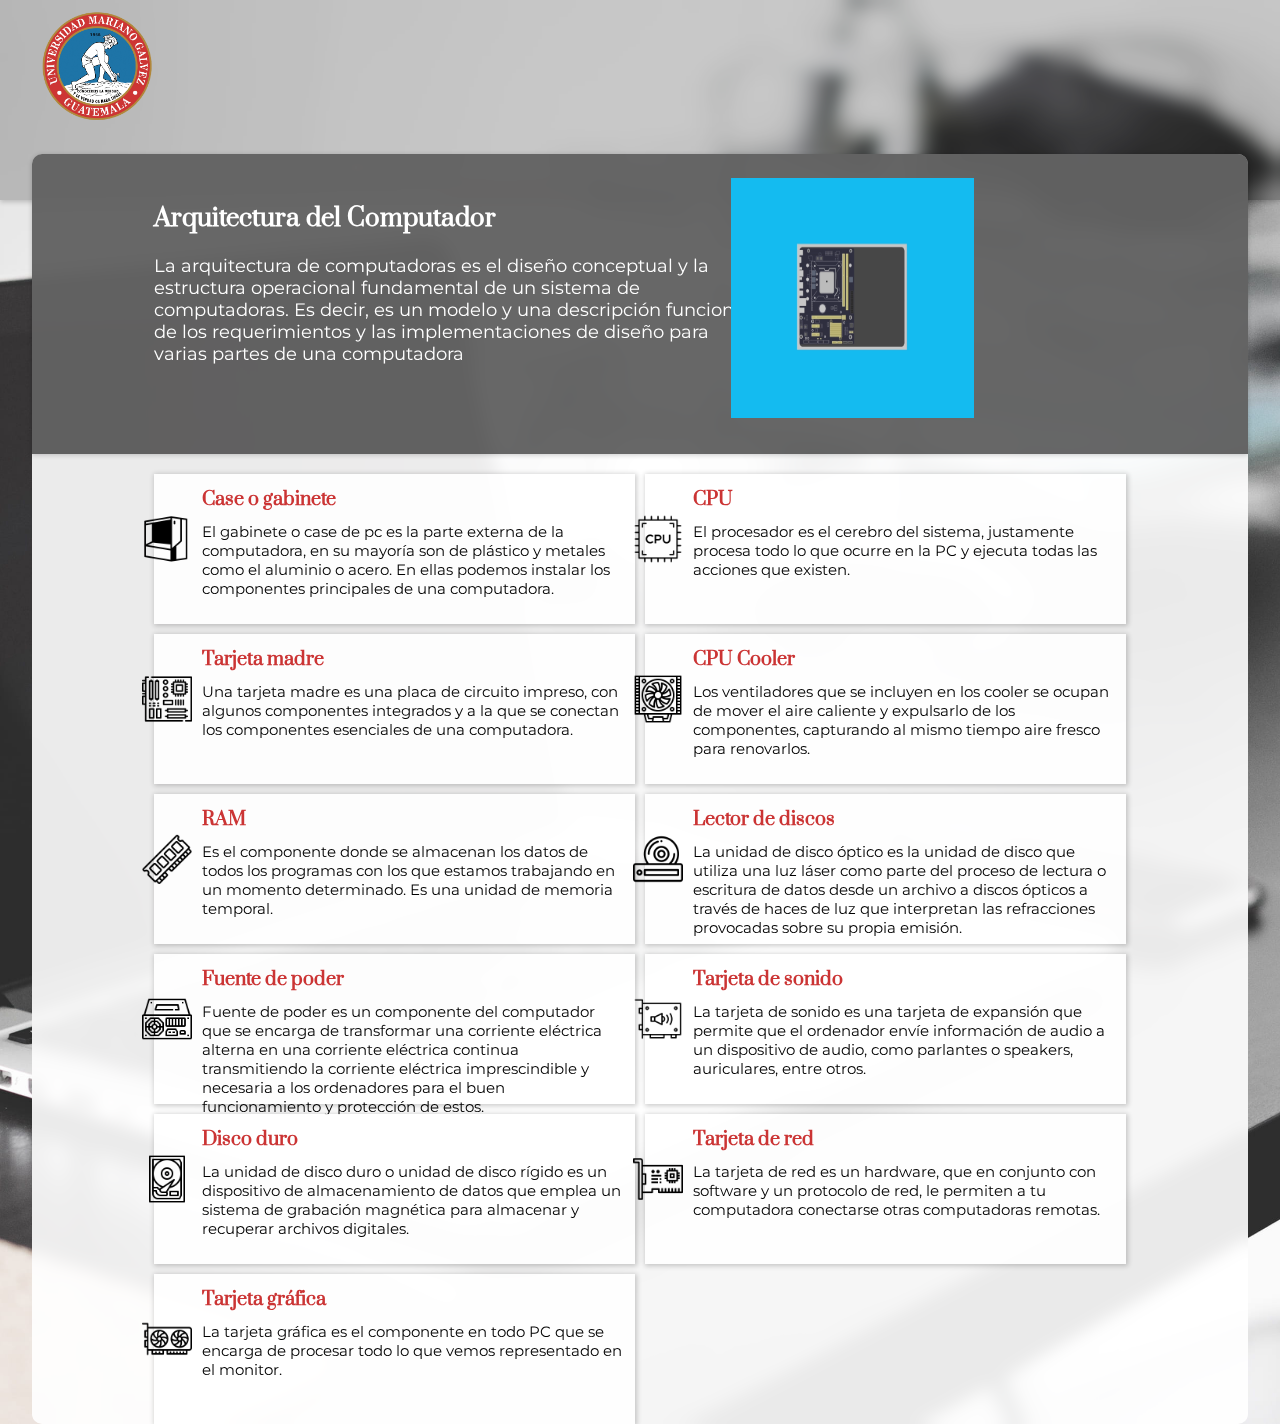
<file: ProyectoHTML/Arquitectura del computador.html>
<!DOCTYPE html>
<html lang="es" dir="ltr">
<!-- links -->
<link rel="stylesheet" href="css/Arquitectura del cumputador/index.css">
  <link rel="stylesheet" href="css/Arquitectura del cumputador/header.css">
  <link href="https://fonts.googleapis.com/css?family=Roboto+Condensed:700&display=swap" rel="stylesheet">
<link href="https://fonts.googleapis.com/css2?family=Prata&display=swap" rel="stylesheet">
<link href="https://fonts.googleapis.com/css2?family=Montserrat&display=swap" rel="stylesheet">
  <meta name="viewport" content="width=device-width, initical-sclae=1.0">
  <head>
    <meta charset="utf-8">
    <title>ProyectoHTML</title>
  </head>
  <header class="Header">

    <div class="caja_icono"><a href="index.html"><img class="logo" src="imagen/uni.png"></a></div>

  <div class="Caja_botones">
  <nav class="Nav">

    <ul class="ulNav">
          <li><a class="boton1" href="index.html">INICIO</a></li>
          <li><a class="boton2" href="Arquitectura del computador.html">ARQUITECTURA DEL COMPUTADOR</a></li>
          <li><a class="boton3" href="Sistemas operativos.html">SISTEMAS OPERATIVOS</a></li>
          <li><a class="boton4" href="Base de datos.html">BASE DE DATOS</a></li>
          <li><a class="boton5" href="Redes de computadoras.html">REDES DE COMPUTADORAS</a></li>

          </ul>
  </nav>
  </div>
  </header>
    <body>
  <section class="section-index" style="background-image: url('imagen/body2.jpg')" >
<article class="Informacion">
<div class="Introduccion">
<div class="Titulo_texto_introduccion">
<h1>Arquitectura del Computador</h1>
<p>La arquitectura de computadoras es el diseño conceptual y la estructura operacional fundamental de un sistema de computadoras. ​Es decir, es un modelo y una descripción funcional de los requerimientos y las implementaciones de diseño para varias partes de una computadora</p>
</div>

  <div class="Cuadro_imagen">
<div class="Imagen1"><img src="imagen/Arquitectura del Computador/cpu.gif"></div>

</div>
</div>

<div class="Componentes">

<div class="A">
<div class="Cuadro">

  <div class="Cuadro_imagen_video">
  <div class="imagen2">
  <img src="imagen/Arquitectura del Computador/case.png"></div>
  </div>

  <div class="Titulo_texto">
    <h1 class="Titulo">Case o gabinete</h1>
    <p class="Texto">El gabinete o case de pc es la parte externa de la computadora, en su mayoría son de plástico y metales como el aluminio o acero. En ellas podemos instalar los componentes principales de una computadora.</p>
  </div>

</div>

<div class="Cuadro">

  <div class="Cuadro_imagen_video">
  <div class="imagen2">
  <img src="imagen/Arquitectura del Computador/motherboard.png"></div>
  </div>

  <div class="Titulo_texto">
    <h1 class="Titulo">Tarjeta madre</h1>
    <p class="Texto">Una tarjeta madre es una placa de circuito impreso, con algunos componentes integrados y a la que se conectan los componentes esenciales de una computadora.</p>
  </div>

</div>

<div class="Cuadro">

  <div class="Cuadro_imagen_video">
  <div class="imagen2">
  <img src="imagen/Arquitectura del Computador/ram.png"></div>
  </div>

  <div class="Titulo_texto">
    <h1 class="Titulo">RAM</h1>
    <p class="Texto">Es el componente donde se almacenan los datos de todos los programas con los que estamos trabajando en un momento determinado. Es una unidad de memoria temporal.</p>
  </div>

</div>

<div class="Cuadro">

  <div class="Cuadro_imagen_video">
  <div class="imagen2">
  <img src="imagen/Arquitectura del Computador/powersupply.png"></div>
  </div>

  <div class="Titulo_texto">
    <h1 class="Titulo">Fuente de poder</h1>
    <p class="Texto">Fuente de poder es un componente del computador que se encarga de transformar una corriente eléctrica alterna en una corriente eléctrica continua transmitiendo la corriente eléctrica imprescindible y necesaria a los ordenadores para el buen funcionamiento y protección de estos.</p>
  </div>

</div>

<div class="Cuadro">

  <div class="Cuadro_imagen_video">
  <div class="imagen2">
  <img src="imagen/Arquitectura del Computador/harddrive.png"></div>
  </div>

  <div class="Titulo_texto">
    <h1 class="Titulo">Disco duro</h1>
    <p class="Texto">La unidad de disco duro o unidad de disco rígido es un dispositivo de almacenamiento de datos que emplea un sistema de grabación magnética para almacenar y recuperar archivos digitales.</p>
  </div>

</div>

<div class="Cuadro">

  <div class="Cuadro_imagen_video">
  <div class="imagen2">
  <img src="imagen/Arquitectura del Computador/videocard.png"></div>
  </div>

  <div class="Titulo_texto">
    <h1 class="Titulo">Tarjeta gráfica</h1>
    <p class="Texto">La tarjeta gráfica es el componente en todo PC que se encarga de procesar todo lo que vemos representado en el monitor.</p>
  </div>

</div>
</div>

<div class="B">
<div class="Cuadro">

  <div class="Cuadro_imagen_video">
  <div class="imagen2">
  <img src="imagen/Arquitectura del Computador/cpu.png"></div>
  </div>

  <div class="Titulo_texto">
    <h1 class="Titulo">CPU</h1>
    <p class="Texto">El procesador es el cerebro del sistema, justamente procesa todo lo que ocurre en la PC y ejecuta todas las acciones que existen.</p>
  </div>

</div>

<div class="Cuadro">

  <div class="Cuadro_imagen_video">
  <div class="imagen2">
  <img src="imagen/Arquitectura del Computador/cooler.png"></div>
  </div>

  <div class="Titulo_texto">
    <h1 class="Titulo">CPU Cooler</h1>
    <p class="Texto">Los ventiladores que se incluyen en los cooler se ocupan de mover el aire caliente y expulsarlo de los componentes, capturando al mismo tiempo aire fresco para renovarlos.</p>
  </div>

</div>

<div class="Cuadro">

  <div class="Cuadro_imagen_video">
  <div class="imagen2">
  <img src="imagen/Arquitectura del Computador/cdplayer.png"></div>
  </div>

  <div class="Titulo_texto">
    <h1 class="Titulo">Lector de discos</h1>
    <p class="Texto">La unidad de disco óptico es la unidad de disco que utiliza una luz láser como parte del proceso de lectura o escritura de datos desde un archivo a discos ópticos a través de haces de luz que interpretan las refracciones provocadas sobre su propia emisión.</p>
  </div>

</div>

<div class="Cuadro">

  <div class="Cuadro_imagen_video">
  <div class="imagen2">
  <img src="imagen/Arquitectura del Computador/soundcard.png"></div>
  </div>

  <div class="Titulo_texto">
    <h1 class="Titulo">Tarjeta de sonido</h1>
    <p class="Texto">La tarjeta de sonido es una tarjeta de expansión que permite que el ordenador envíe información de audio a un dispositivo de audio, como parlantes o speakers, auriculares, entre otros.</p>
  </div>

</div>

<div class="Cuadro">

  <div class="Cuadro_imagen_video">
  <div class="imagen2">
  <img src="imagen/Arquitectura del Computador/networkcard.png"></div>
  </div>

  <div class="Titulo_texto">
    <h1 class="Titulo">Tarjeta de red</h1>
    <p class="Texto">La tarjeta de red es un hardware, que en conjunto con software y un protocolo de red, le permiten a tu computadora conectarse otras computadoras remotas.</p>
  </div>

</div>
</div>
</div>
</article>


  </section>
</body>
</file>
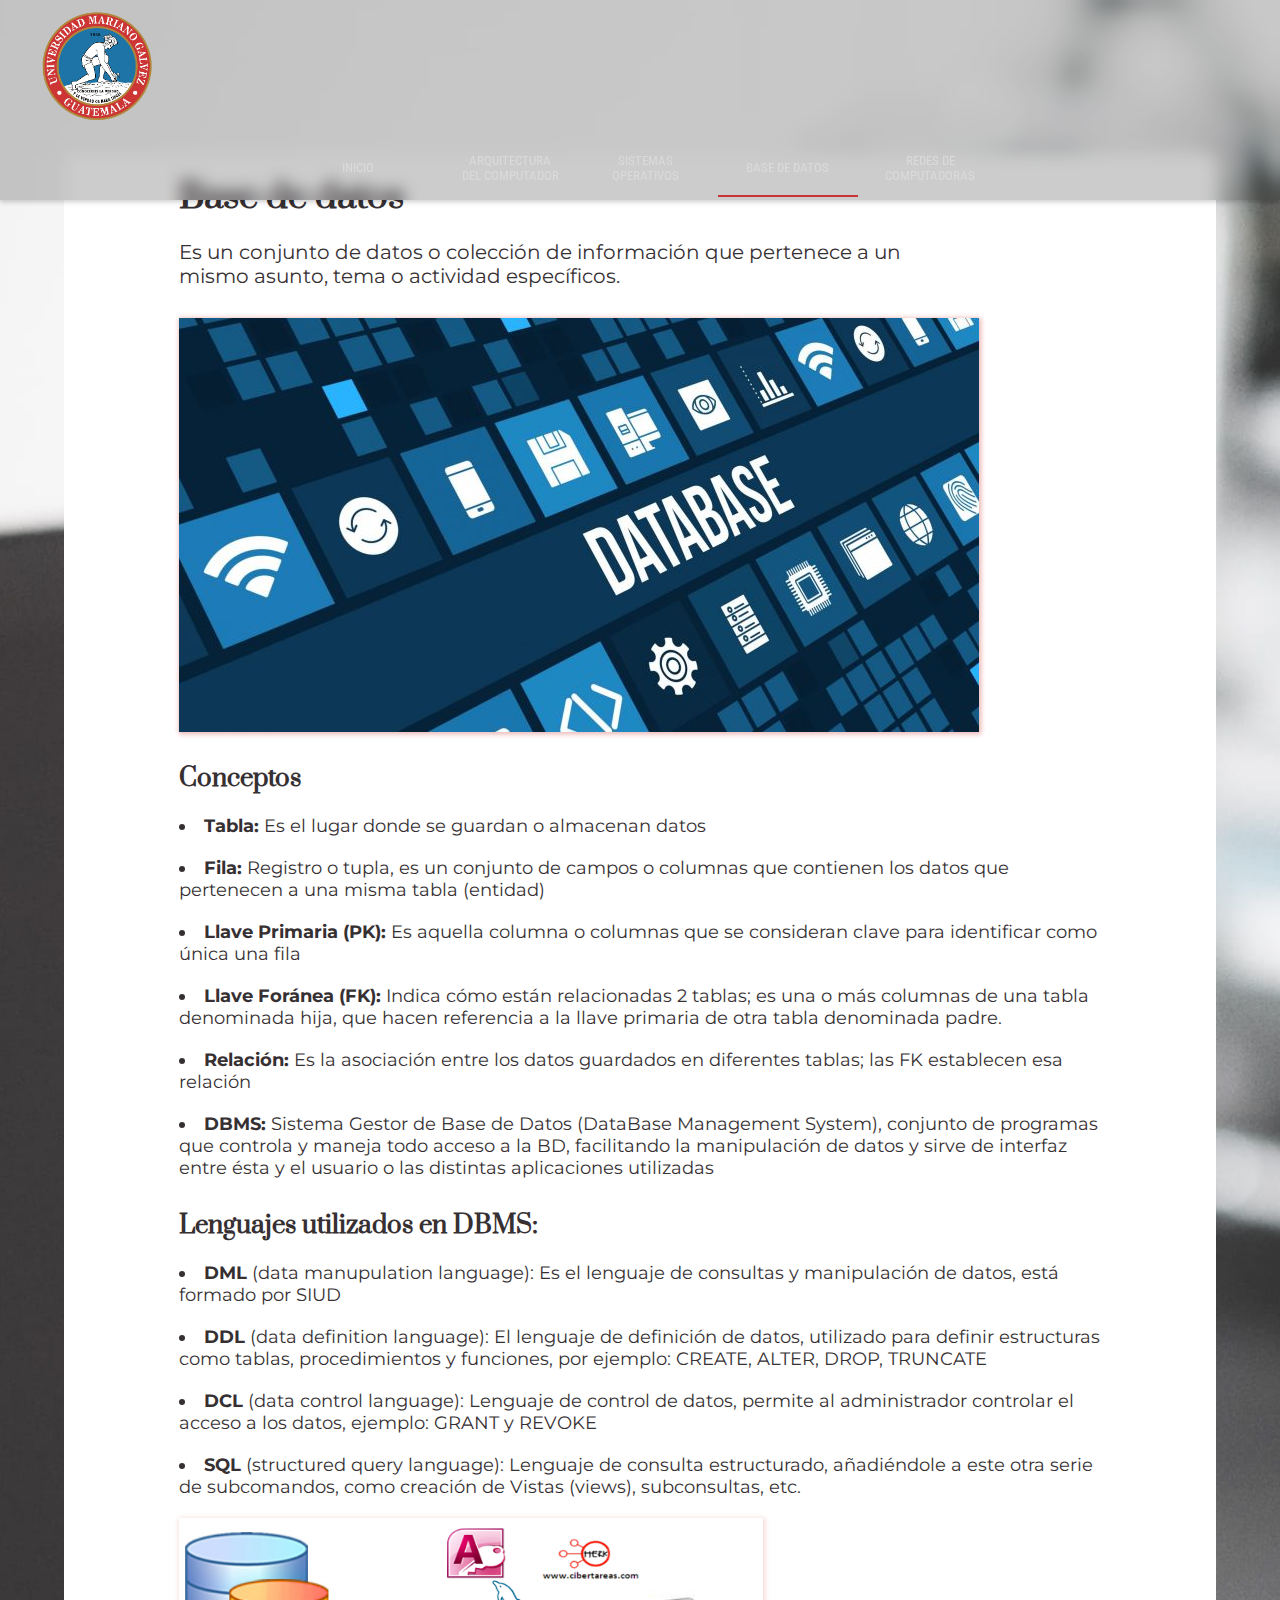
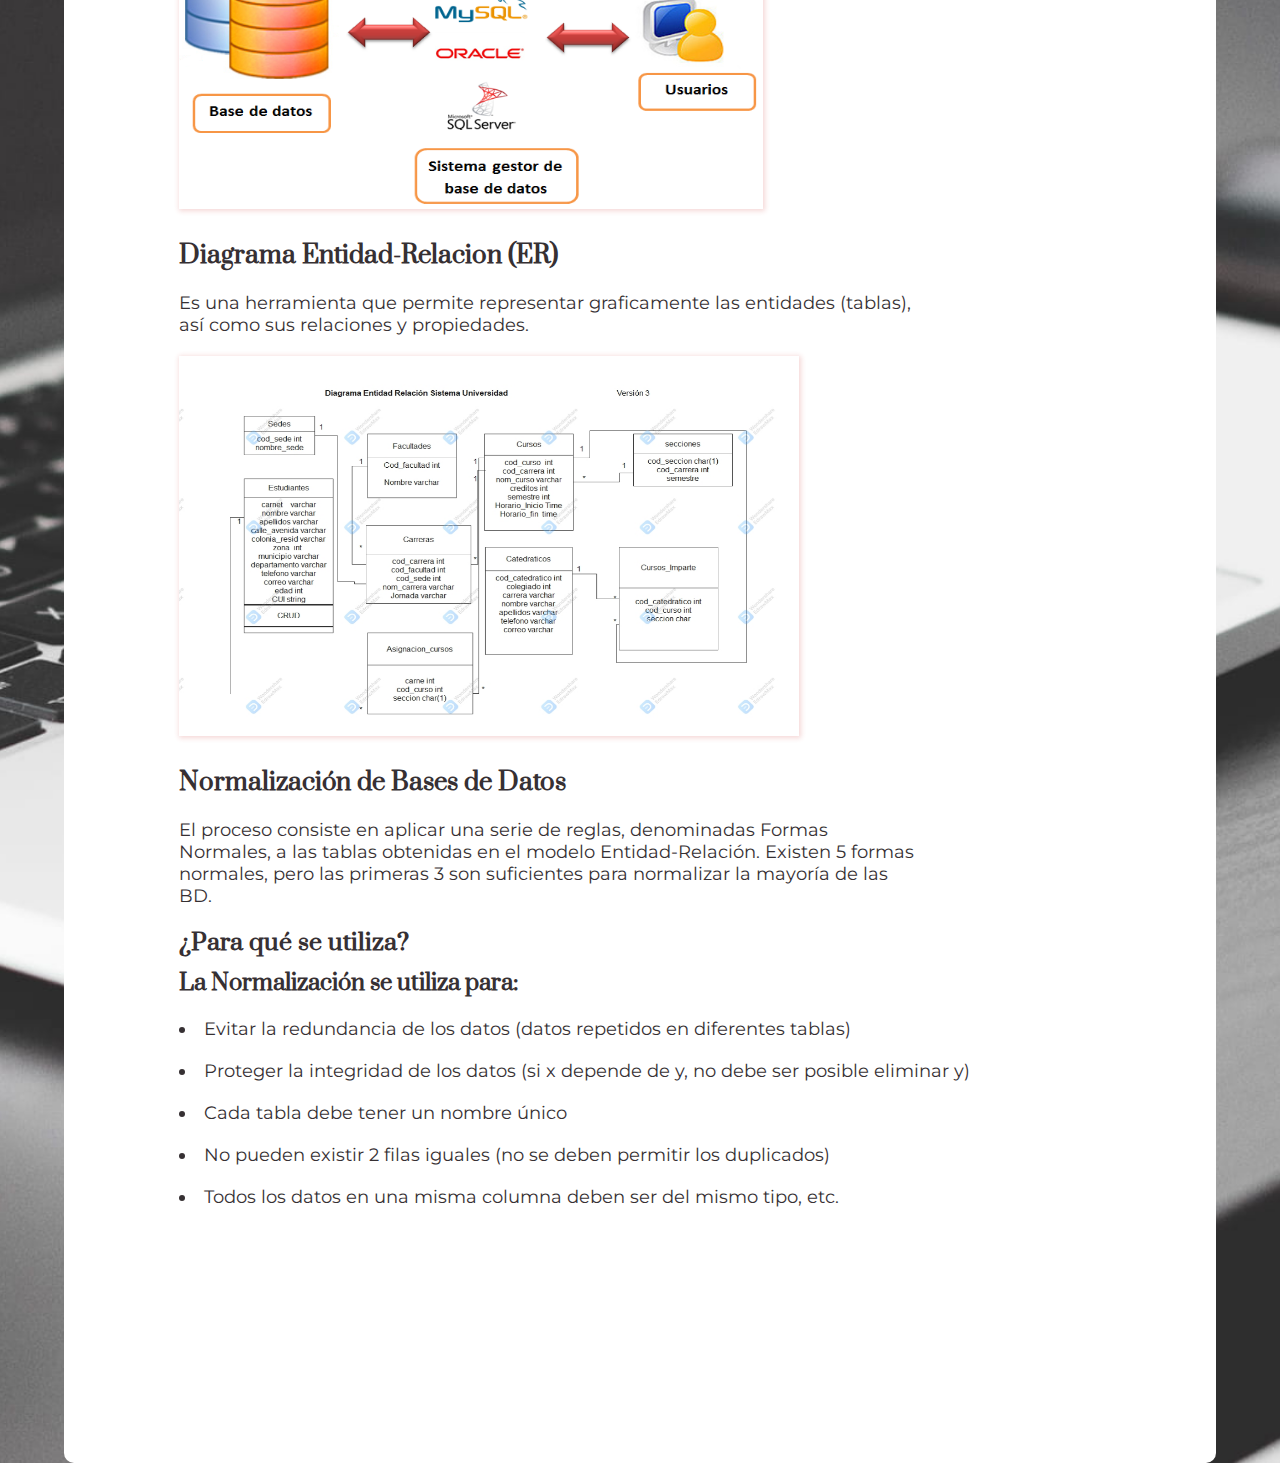
<file: ProyectoHTML/Base de datos.html>
<!DOCTYPE html>
<html lang="es" dir="ltr">
<!-- links -->
<link rel="stylesheet" href="css/Base de datos/index.css">
  <link rel="stylesheet" href="css/Base de datos/header.css">
  <link href="https://fonts.googleapis.com/css?family=Roboto+Condensed:700&display=swap" rel="stylesheet">
<link href="https://fonts.googleapis.com/css2?family=Source+Sans+Pro&display=swap" rel="stylesheet">
<link href="https://fonts.googleapis.com/css2?family=Prata&display=swap" rel="stylesheet">
<link href="https://fonts.googleapis.com/css2?family=Montserrat&display=swap" rel="stylesheet">
  <meta name="viewport" content="width=device-width, initical-sclae=1.0">
  <head>
    <meta charset="utf-8">
    <title>ProyectoHTML</title>
  </head>
  <header class="Header">

<div class="caja_icono"><a href="index.html"><img class="logo" src="imagen/uni.png"></a></div>

  <div class="Caja_botones">
  <nav class="Nav">

    <ul class="ulNav">
          <li><a class="boton1" href="index.html">INICIO</a></li>
          <li><a class="boton2" href="Arquitectura del computador.html">ARQUITECTURA DEL COMPUTADOR</a></li>
          <li><a class="boton3" href="Sistemas operativos.html">SISTEMAS OPERATIVOS</a></li>
          <li><a class="boton4" href="Base de datos.html">BASE DE DATOS</a></li>
          <li><a class="boton5" href="Redes de computadoras.html">REDES DE COMPUTADORAS</a></li>

          </ul>
  </nav>
  </div>
  </header>
    <body>
  <section class="section-index" style="background-image: url('imagen/body2.jpg')">
<article class="Informacion">
  <div class="Introduccion">
<div class="Titulo_texto_introduccion">
<h1>Base de datos</h1>
<p>Es un conjunto de datos o colección de información que pertenece a un mismo asunto, tema o actividad específicos.</p>
</div>
<div class="Imagen_introduccion">
<img src="imagen/Base de datos/basededatos.jpg" >
</div>
  </div>

<div class="Conceptos">
<div class="Titulo_texto_conceptos">
  <h2>Conceptos</h2>
  <li><b>Tabla:</b> Es el lugar donde se guardan o almacenan datos </li>
  <li><b>Fila:</b> Registro o tupla, es un conjunto de campos o columnas que contienen los datos que pertenecen a una misma tabla (entidad) </li>
  <li><b>Llave Primaria (PK):</b> Es aquella columna o columnas que se consideran clave para identificar como única una fila</li>
  <li><b>Llave Foránea (FK):</b> Indica cómo están relacionadas 2 tablas; es una o más columnas de una tabla denominada hija, que hacen referencia a la llave primaria de otra tabla denominada padre.</li>
  <li><b>Relación:</b> Es la asociación entre los datos  guardados en diferentes tablas; las FK establecen esa relación</li>
  <li><b>DBMS:</b> Sistema Gestor de Base de Datos (DataBase Management System), conjunto de programas que controla y maneja todo acceso a la BD, facilitando la manipulación de datos y sirve de interfaz entre ésta y el usuario o las distintas aplicaciones utilizadas</li>
</div>
</div>

<div class="Lenguajes">
<div class="Titulo_texto_lenguajes">
  <h2>Lenguajes utilizados en DBMS:</h2>
  <li><b>DML</b>  (data manupulation language): Es el lenguaje de consultas y manipulación de datos, está formado por SIUD</li>
  <li><b>DDL</b> (data definition language): El lenguaje de definición de datos, utilizado para definir estructuras como tablas, procedimientos y funciones, por ejemplo: CREATE,  ALTER, DROP, TRUNCATE</li>
  <li><b>DCL</b> (data control language): Lenguaje de control de datos, permite al administrador controlar el acceso a los datos, ejemplo: GRANT y REVOKE</li>
  <li><b>SQL</b> (structured query language): Lenguaje de consulta estructurado, añadiéndole a este otra serie de subcomandos, como creación de Vistas (views), subconsultas, etc.</li>
</div>
<div class="Imagen_gestor">
  <img src="imagen/Base de datos/gestordebasededatos.png">
</div>
</div>

<div class="Diagrama">
  <div class="Titulo_texto_diagrama">
    <h2>Diagrama Entidad-Relacion (ER)</h2>
    <p>Es una herramienta  que permite representar graficamente las entidades (tablas), así como sus relaciones y propiedades.</p>
<div class="Imagen_diagrama">
  <img src="imagen/Base de datos/diagrama.png">
</div>
  </div>
</div>

<div class="Normalizacion">
<div class="Titulo_texto_normalizacion">
<h2>Normalización de Bases de Datos</h2>
<p>El proceso consiste en aplicar una serie de reglas, denominadas Formas Normales, a las tablas obtenidas en el modelo Entidad-Relación. Existen 5 formas normales, pero las primeras 3 son suficientes para normalizar la mayoría de las BD.</p>

<h3>¿Para qué se utiliza?</h2>
<h4>La Normalización se utiliza para:</h3>
<li>Evitar la redundancia de los datos (datos repetidos en diferentes tablas)</li>
<li>Proteger la integridad de los datos (si  x  depende de  y,  no debe ser posible eliminar  y)</li>
<li>Cada tabla debe tener un nombre único</li>
<li>No pueden existir 2 filas iguales (no se deben permitir los duplicados)</li>
<li>Todos los datos en una misma columna deben ser del mismo tipo, etc.</li>

<iframe width="460" height="215" src="https://www.youtube.com/embed/QUWrKd9vK28" title="YouTube video player" frameborder="0" allow="accelerometer; autoplay; clipboard-write; encrypted-media; gyroscope; picture-in-picture" allowfullscreen></iframe>
</div>

</div>

</article>

</article>
  </section>
</file>
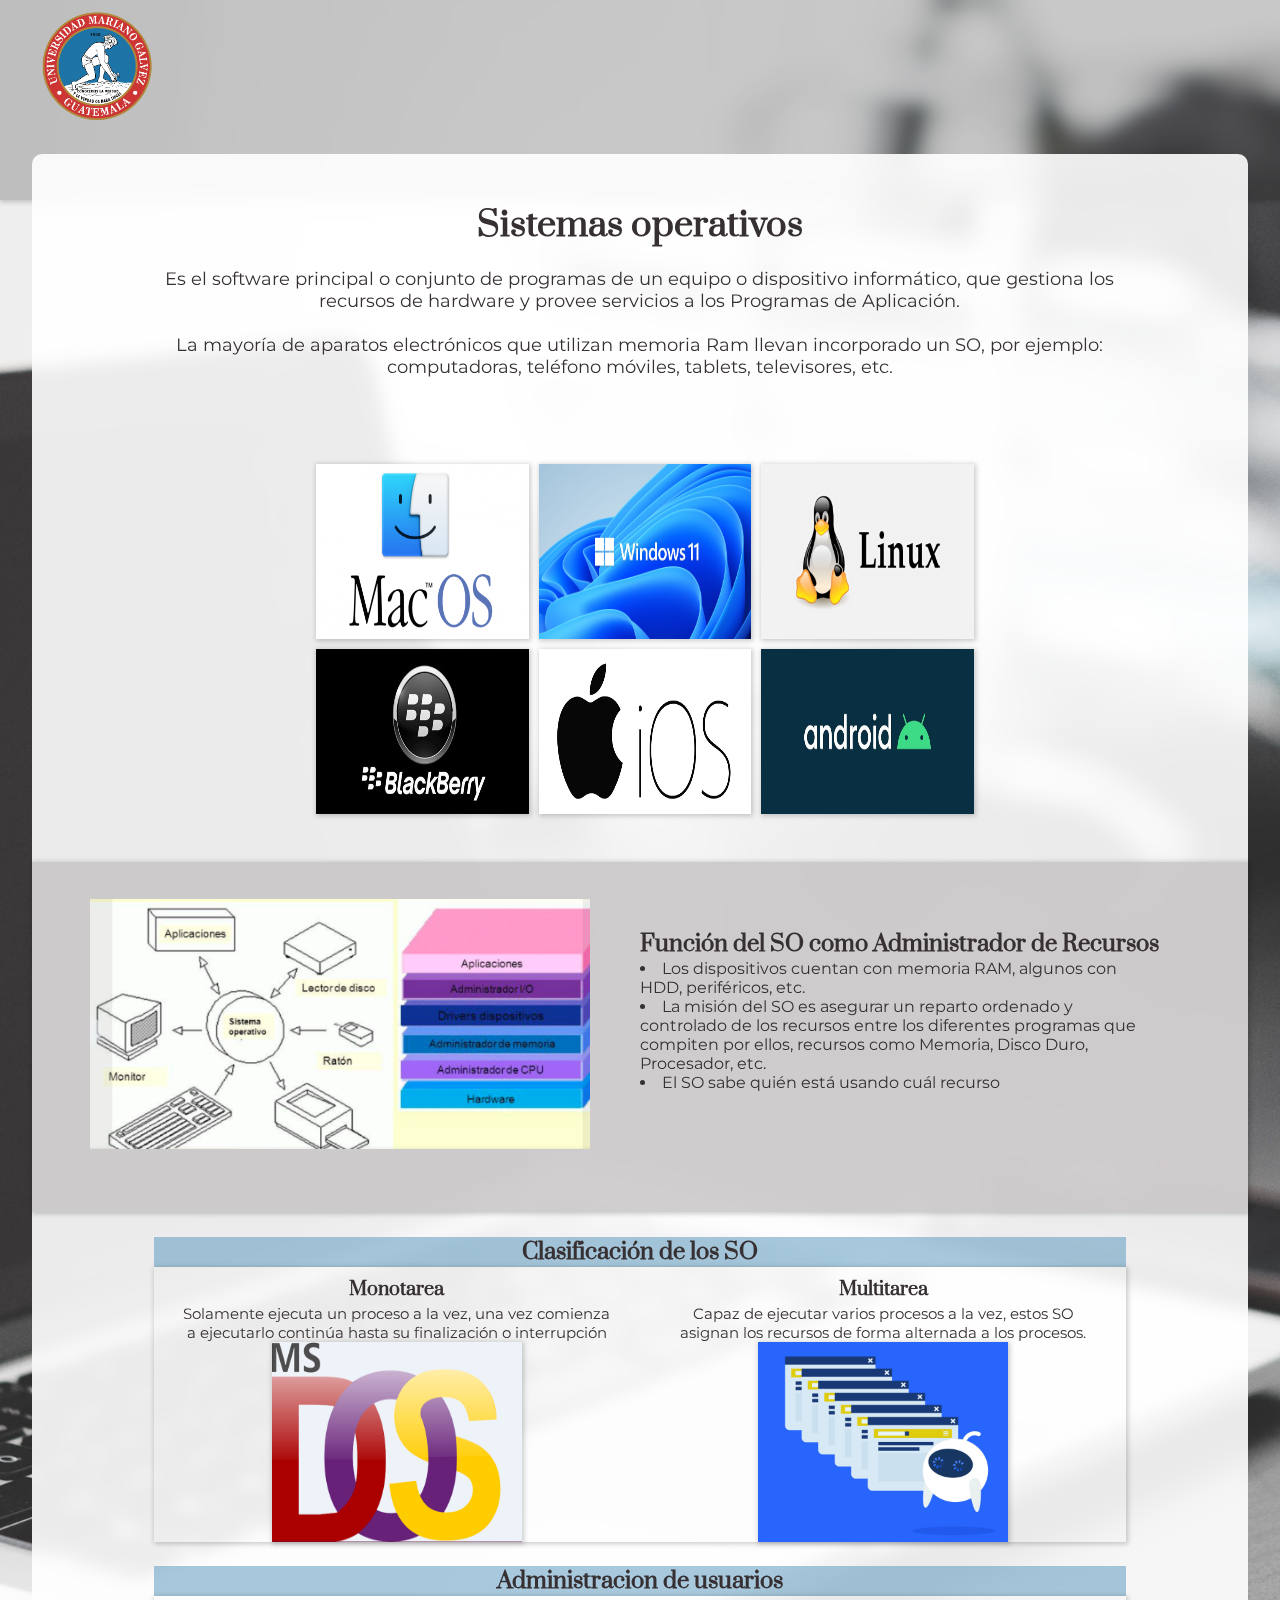
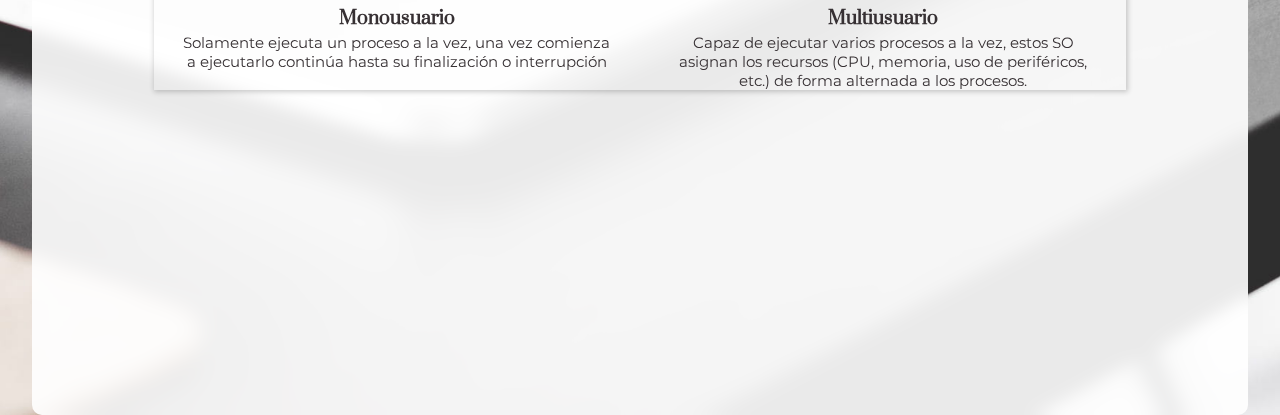
<file: ProyectoHTML/Sistemas operativos.html>
<!DOCTYPE html>
<html lang="es" dir="ltr">
<!-- links -->
  <link rel="stylesheet" href="css/Sistemas operativos/header.css">
  <link rel="stylesheet" href="css/Sistemas operativos/index.css">
  <link href="https://fonts.googleapis.com/css?family=Roboto+Condensed:700&display=swap" rel="stylesheet">
<link href="https://fonts.googleapis.com/css2?family=Source+Sans+Pro&display=swap" rel="stylesheet">
<link href="https://fonts.googleapis.com/css?family=Noto+Serif+JP&display=swap" rel="stylesheet">
<link href="https://fonts.googleapis.com/css2?family=Prata&display=swap" rel="stylesheet">
<link href="https://fonts.googleapis.com/css2?family=Montserrat&display=swap" rel="stylesheet">
<meta name="viewport" content="width=device-width, initical-sclae=1.0">
  <head>
    <meta charset="utf-8">
    <title>ProyectoHTML</title>
  </head>
  <header class="Header">

    <div class="caja_icono"><a href="index.html"><img class="logo" src="imagen/uni.png"></a></div>

  <div class="Caja_botones">
  <nav class="Nav">

    <ul class="ulNav">
          <li><a class="boton1" href="index.html">INICIO</a></li>
          <li><a class="boton2" href="Arquitectura del computador.html">ARQUITECTURA DEL COMPUTADOR</a></li>
          <li><a class="boton3" href="Sistemas operativos.html">SISTEMAS OPERATIVOS</a></li>
          <li><a class="boton4" href="Base de datos.html">BASE DE DATOS</a></li>
          <li><a class="boton5" href="Redes de computadoras.html">REDES DE COMPUTADORAS</a></li>

          </ul>
  </nav>
  </div>
  </header>

    <body>
  <section class="section-index" style="background-image: url('imagen/body2.jpg')">
<article class="Informacion">
  <div class="Introduccion">
    <div class="Titulo_texto_introduccion">
    <h1>Sistemas operativos</h1>
    <p>Es el software principal o conjunto de programas de un equipo o dispositivo informático, que gestiona los recursos de hardware y provee servicios a los Programas de Aplicación. <br>
<br>La mayoría de aparatos electrónicos que utilizan memoria Ram llevan incorporado un SO, por ejemplo: computadoras, teléfono móviles, tablets, televisores, etc.
</p>
    </div>
  </div>

<div class="Cuadro_imagenes">
  <div class="A">
<div><img src="imagen/Sistemas operativos/macos.png"></div> <div><img src="imagen/Sistemas operativos/windows.jpeg"></div> <div><img src="imagen/Sistemas operativos/linux.png"></div>
</div>

<div class="B">
  <div><img src="imagen/Sistemas operativos/blackberryos.jpg"></div><div><img src="imagen/Sistemas operativos/ios.jpg"></div> <div><img src="imagen/Sistemas operativos/android.jpg"></div>
</div>

</div>

<div class="Administrador_recursos">
<div class="Cuadro_imagen1">

<img src="imagen/Sistemas operativos/recursos.png"></div>

  <div class="Titulo_texto_administrador">
    <h1>Función del SO como Administrador de Recursos</h1>
  <li>Los dispositivos cuentan con memoria RAM, algunos con HDD, periféricos, etc.</li>
  <li>La misión del SO es asegurar un reparto ordenado y controlado de los recursos entre los diferentes programas que compiten por ellos, recursos como Memoria, Disco Duro, Procesador, etc.</li>
  <li>El SO sabe quién está usando cuál recurso</li>
  </div>
</div>

<div class="Clasificacion">
<div class="Titulo_Clasificacion">
<h1>Clasificación de los SO</h1>
</div>
<div class="Tareas">
<div class="Titulo_texto_tareas">
  <h2>Monotarea</h2>
  <p>Solamente ejecuta un proceso a la vez, una vez comienza a ejecutarlo continúa hasta su finalización o interrupción</p>

  <div class="Cuadro_imagen2">
<img src="imagen/Sistemas operativos/monotarea.png">
  </div>

</div>

<div class="Titulo_texto_tareas">
  <h2>Multitarea</h2>
  <p>Capaz de ejecutar varios procesos a la vez, estos SO asignan los recursos de forma alternada a los procesos.</p>

  <div class="Cuadro_imagen2">
  <img src="imagen/Sistemas operativos/multitarea.jpg">
  </div>
</div>


</div>
</div>

<div class="Clasificacion">
<div class="Titulo_Clasificacion">
<h1>Administracion de usuarios</h1>
</div>
<div class="Tareas">
<div class="Titulo_texto_tareas">
  <h2>Monousuario</h2>
  <p>Solamente ejecuta un proceso a la vez, una vez comienza a ejecutarlo continúa hasta su finalización o interrupción</p>
</div>

<div class="Titulo_texto_tareas">
  <h2>Multiusuario</h2>
  <p>Capaz de ejecutar varios procesos a la vez, estos SO asignan los recursos (CPU, memoria, uso de periféricos, etc.)  de forma alternada a los procesos.</p>
</div>

</div>

<iframe width="460" height="315" src="https://www.youtube.com/embed/UH5XtSxhrp8" title="YouTube video player" frameborder="0" allow="accelerometer; autoplay; clipboard-write; encrypted-media; gyroscope; picture-in-picture" allowfullscreen></iframe>

</div>



</article>
  </section>
</file>
<file: css/Inicio/index.css>
*{
margin: 0;
padding: 0;
text-decoration: none;

}
.section-index{
  width: 100%;
  height: 100vh;
  background-position: center;
  background-size: cover;
    background-attachment: fixed;
  display: flex;
  flex-direction: row;
  align-items: center;
}
.Integrantes{
height: auto;
width: 40%;
display: flex;
flex-direction: column;
margin: auto;
background-color: rgba(255,255,255,0.7);
backdrop-filter: blur(12px);
border-radius: 10px;
}
.Caja_texto{
  width: 100%;
  height: 100%;
  display: flex;
  flex-direction: column;
}
.Caja_texto ul li{
text-decoration: none;
list-style-position: inside;
text-align: center;
font-family: 'Source Sans Pro', sans-serif;
font-size: 20px;
color:#363033;
}
</file>
<file: css/Inicio/header.css>
*{
margin: 0;
padding: 0;
text-decoration: none;

}
.Header{
width: 100%;
height: 200px;
position: fixed;
display: flex;
flex-direction: column;
justify-content: space-between;
background-color: rgba(0,0,0,0.2);
backdrop-filter: blur(8px);
box-shadow: 1px 1px 5px 1px rgba(0, 0, 0, 0.2);
}

.Icono_titulo{
  width: 100%;
  height: auto;
  display: flex;
  flex-direction: row;

}
.Titulo_head{
  width: auto;
  height: auto;
  margin: auto;
    padding-right: 150px;
}

.Titulo_head h1{
  font-family: 'Noto Serif JP', serif;
    color: #1e74a7;
    font-size: 60px;
    text-align: center;
}

.caja_icono{
width:178px;
height:120px;
margin: 10px;

}
.logo{
  height: 100%;
  width: 100%;
margin: auto;

}

.Caja_botones{
  width: 100%;
   height: 60px;
display: flex;
flex-direction: row;
}
.Nav{
  width: auto;
  height: 100%;
position: relative;
  margin: auto;

}
.ulNav{
width: auto;
height: 100%;
margin: auto;
list-style: none;
display:  inline-flex;
flex-direction: row;

}
.boton1{
  width: 100px;
  height: auto;
  float: left;
  margin-right: 10px;
  padding: 20px;
  font-family: 'Roboto Condensed', sans-serif;
  text-decoration: none;
  text-align: center;
  font-size: 13px;
  color:#DBDADA;
  transition: all 500ms ease;
border-bottom:2px solid transparent;
}
.boton2, .boton3, .boton5{
  width: 100px;
  height: auto;
  float: left;
  padding: 12.5px;
  margin-left: 10px;
  font-family: 'Roboto Condensed', sans-serif;
  text-decoration: none;
  text-align: center;
  font-size: 13px;
  color:#DBDADA;
  transition: all 500ms ease;
border-bottom:2px solid transparent;
}
.boton4{
  width: 100px;
  height: auto;
  float: left;
  padding: 20px;
  margin-left: 10px;
  font-family: 'Roboto Condensed', sans-serif;
  text-decoration: none;
  text-align: center;
  font-size: 13px;
  color:#DBDADA;
  transition: all 500ms ease;
border-bottom:2px solid transparent;
}
.boton1:hover{
  color: #287cb4 ;
  border-bottom:2px solid #cb3434;
}
.boton2:hover{
  color: #287cb4 ;
    border-bottom:2px solid #cb3434;
}.boton3:hover{
  color: #287cb4 ;
    border-bottom:2px solid #cb3434;
}.boton4:hover{
  color: #287cb4 ;
    border-bottom:2px solid #cb3434;
}
.boton5:hover{
  color: #287cb4;
    border-bottom:2px solid #cb3434;
}
.boton1{
border-bottom:2px solid  #cb3434;
}
</file>
<file: ProyectoHTML/css/Inicio/index.css>
*{
margin: 0;
padding: 0;
text-decoration: none;

}
.section-index{
  width: 100%;
  height: 100vh;
  background-position: center;
  background-size: cover;
  display: flex;
  flex-direction: row;
  align-items: center;
}
.Integrantes{
height: auto;
width: 40%;
display: flex;
flex-direction: column;
margin: auto;
background-color: rgba(255,255,255,0.7);
backdrop-filter: blur(12px);
border-radius: 10px;
}
.Caja_texto{
  width: 100%;
  height: 100%;
  display: flex;
  flex-direction: column;
}
.Caja_texto ul li{
text-decoration: none;
list-style-position: inside;
text-align: center;
font-family: 'Source Sans Pro', sans-serif;
font-size: 20px;
color:#363033;
}
</file>
<file: ProyectoHTML/css/Inicio/header.css>
*{
margin: 0;
padding: 0;
text-decoration: none;

}
.Header{
width: 100%;
height: 200px;
position: fixed;
display: flex;
flex-direction: column;
justify-content: space-between;
background-color: rgba(0,0,0,0.2);
backdrop-filter: blur(8px);
box-shadow: 1px 1px 5px 1px rgba(0, 0, 0, 0.2);
}

.caja_icono{
width:178px;
height:120px;
margin: 10px;

}
.logo{
  height: 100%;
  width: 100%;
margin: auto;

}

.Caja_botones{
  width: 100%;
   height: 60px;
display: flex;
flex-direction: row;
}
.Nav{
  width: auto;
  height: 100%;
position: relative;
  margin: auto;

}
.ulNav{
width: auto;
height: 100%;
margin: auto;
list-style: none;
display:  inline-flex;
flex-direction: row;

}
.boton1{
  width: 100px;
  height: auto;
  float: left;
  margin-right: 10px;
  padding: 20px;
  font-family: 'Roboto Condensed', sans-serif;
  text-decoration: none;
  text-align: center;
  font-size: 13px;
  color:#DBDADA;
  transition: all 500ms ease;
border-bottom:2px solid transparent;
}
.boton2, .boton3, .boton5{
  width: 100px;
  height: auto;
  float: left;
  padding: 12.5px;
  margin-left: 10px;
  font-family: 'Roboto Condensed', sans-serif;
  text-decoration: none;
  text-align: center;
  font-size: 13px;
  color:#DBDADA;
  transition: all 500ms ease;
border-bottom:2px solid transparent;
}
.boton4{
  width: 100px;
  height: auto;
  float: left;
  padding: 20px;
  margin-left: 10px;
  font-family: 'Roboto Condensed', sans-serif;
  text-decoration: none;
  text-align: center;
  font-size: 13px;
  color:#DBDADA;
  transition: all 500ms ease;
border-bottom:2px solid transparent;
}
.boton1:hover{
  color: #287cb4 ;
  border-bottom:2px solid #cb3434;
}
.boton2:hover{
  color: #287cb4 ;
    border-bottom:2px solid #cb3434;
}.boton3:hover{
  color: #287cb4 ;
    border-bottom:2px solid #cb3434;
}.boton4:hover{
  color: #287cb4 ;
    border-bottom:2px solid #cb3434;
}
.boton5:hover{
  color: #287cb4;
    border-bottom:2px solid #cb3434;
}
.boton1{
border-bottom:2px solid  #cb3434;
}
</file>
<file: css/Arquitectura del cumputador/index.css>
*{
margin: 0;
padding: 0;
text-decoration: none;
}

.section-index{
  width: 100%;
  height: auto;
  background-position: center;
  background-size: cover;
    background-attachment: fixed;
  display: flex;
  flex-direction: column;
  align-items: center;
}
.Informacion{
  width: 95%;
  height: 100%;
  margin-top: 12%;
  display: flex;
  flex-direction: column;
  background-color: rgba(255,255,255,.9);
  backdrop-filter: blur(8px);
  border-radius: 10px;
}
.Introduccion{
  width: 100%;
  height: 300px;
  display: flex;
  flex-direction: row;
  background-color: rgba(31, 31, 31, .68);
box-shadow: 0px 1px 5px 0px rgba(0, 0, 0, 0.2);
border-top-left-radius: 10px;
border-top-right-radius: 10px;
}
.Titulo_texto_introduccion{
width: 50%;
height: 100%;
display: flex;
flex-direction: column;

}
.Titulo_texto_introduccion h1{
font-family: 'Prata', serif;
font-size: 24px;
 color: #ffff;
text-align: left;
margin-top: 8%;
padding-left: 20%;
}
.Titulo_texto_introduccion p{
font-family: 'Montserrat', sans-serif;
  font-size: 18px;
  text-align: left;
padding-top: 20px;
width: 600px;
padding-left: 20%;
color: #ffff;
}
.Cuadro_imagen{
  width: 50%;
  height: 100%;

}
.Imagen1{
width: 40%;
height: 80%;
float: left;
margin-top: 4%;
margin-left: 15%;
box-shadow: 1px 1px 5px 1px rgba(255, 255, 255, 255, .5);

}
.Imagen1 img{
  width: 100%;
  height: 100%;

}
.Componentes{
  width: 80%;
  height: auto;
display: flex;
flex-direction: row;
margin: auto;
margin-top:10px;
}
.A{
  width: 50%;
  height: 100%;
  display: flex;
  flex-direction: column;
}
.B{
  width: 50%;
  height: 100%;
  display: flex;
  margin-left: 10PX;
  flex-direction: column;
}
.Cuadro{
  width: 100%;
  height: 150px;
  margin-top: 10px;
  margin-right: 10px;
  display: flex;
  flex-direction: row;
  background-color: rgba(255,255,255,0.9);
  box-shadow: 1px 1px 5px 1px rgba(0, 0, 0, 0.2);
}
.Titulo_texto{
  width: 90%;
  height: 100%;
  display: flex;
  flex-direction: column;

}
.Titulo{
  font-family: 'Prata', serif;
  font-size: 18px;
   color: #cb3434;
   margin-top: 3%;
  text-align: left;

}
.Texto{
  font-family: 'Montserrat', sans-serif;
    font-size: 15px;
    text-align: left;
padding-top: 10px;
padding-right: 10px;
}
.Cuadro_imagen_video{
  width: 10%;
  height: 100%;

}
.imagen2{
  width: 50px;
  height: 50px;
float: right;
margin-top: 40px;
margin-right: 10px;
}
.imagen2 img{
  width: 100%;
  height: 100%;
}
</file>
<file: css/Arquitectura del cumputador/header.css>
*{
margin: 0;
padding: 0;
text-decoration: none;

}
.Header{
width: 100%;
height: 200px;
position: absolute;
display: flex;
flex-direction: column;
justify-content: space-between;
background-color: rgba(0,0,0,0.2);
backdrop-filter: blur(8px);
box-shadow: 1px 1px 5px 1px rgba(0, 0, 0, 0.2);
}

.Icono_titulo{
  width: 100%;
  height: auto;
  display: flex;
  flex-direction: row;

}
.Titulo_head{
  width: auto;
  height: auto;
  margin: auto;
    padding-right: 150px;
}

.Titulo_head h1{
  font-family: 'Noto Serif JP', serif;
    color: #1e74a7;
    font-size: 60px;
    text-align: center;
}

.caja_icono{
width:178px;
height:120px;
margin: 10px;

}
.logo{
  height: 100%;
  width: 100%;
margin: auto;

}
.Caja_botones{
  width: 100%;
   height: 60px;
display: flex;
flex-direction: row;
}
.Nav{
  width: auto;
  height: 100%;
position: relative;
  margin: auto;

}
.ulNav{
width: auto;
height: 100%;
margin: auto;
list-style: none;
display:  inline-flex;
flex-direction: row;

}
.boton1{
  width: 100px;
  height: auto;
  float: left;
  margin-right: 10px;
  padding: 20px;
  font-family: 'Roboto Condensed', sans-serif;
  text-decoration: none;
  text-align: center;
  font-size: 13px;
  color:#DBDADA;
  transition: all 500ms ease;
border-bottom:2px solid transparent;
}
.boton2, .boton3, .boton5{
  width: 100px;
  height: auto;
  float: left;
  padding: 12.5px;
  margin-left: 10px;
  font-family: 'Roboto Condensed', sans-serif;
  text-decoration: none;
  text-align: center;
  font-size: 13px;
  color:#DBDADA;
  transition: all 500ms ease;
border-bottom:2px solid transparent;
}
.boton4{
  width: 100px;
  height: auto;
  float: left;
  padding: 20px;
  margin-left: 10px;
  font-family: 'Roboto Condensed', sans-serif;
  text-decoration: none;
  text-align: center;
  font-size: 13px;
  color:#DBDADA;
  transition: all 500ms ease;
border-bottom:2px solid transparent;
}
.boton1:hover{
  color: #287cb4 ;
  border-bottom:2px solid #cb3434;
}
.boton2:hover{
  color: #287cb4 ;
    border-bottom:2px solid #cb3434;
}.boton3:hover{
  color: #287cb4 ;
    border-bottom:2px solid #cb3434;
}.boton4:hover{
  color: #287cb4 ;
    border-bottom:2px solid #cb3434;
}
.boton5:hover{
  color: #287cb4;
    border-bottom:2px solid #cb3434;
}
.boton2{
border-bottom:2px solid  #cb3434;
}
</file>
<file: css/Base de datos/index.css>
*{
margin: 0;
padding: 0;
text-decoration: none;

}
.section-index{
  width: 100%;
  height: auto;
  background-position: center;
  background-size: cover;
  background-attachment: fixed;
  display: flex;
  flex-direction: row;
  align-items: center;
}
.Informacion{
  width: 95%;
  height: 100%;
margin: auto;
margin-top: 12%;
  display: flex;
  flex-direction: column;
  background-color: white;
  border-radius: 10px;
 align-items: center;
}
.Introduccion{
  width: 80%;
  height: auto;
  display: flex;
  margin-top: 10px;
  flex-direction: column;
}
.Titulo_texto_introduccion{
width: 100%;
height: auto;
margin-top: 10px;
display: flex;
flex-direction: column;
}
.Titulo_texto_introduccion h1{
  font-family: 'Prata', serif;
    font-size: 34px;
    color: #363033;
    text-align: left;

}
.Titulo_texto_introduccion p{
  font-family: 'Montserrat', sans-serif;
  color: #363033;
  font-size: 20px;
  text-align: left;
  padding-top: 20px;
  width: 80%;
}
.Imagen_introduccion{
  width: 800px;
  height: 414px;
  margin-top: 30px;
  box-shadow: 1px 1px 5px 1px rgba(205,53,52, 0.2);
}
.Imagen_introduccion img{
  width: 100%;
  height: 100%;
  box-shadow: 1px 1px 5px 1px rgba(205,53,52, 0.2);
}

.Conceptos{
  width: 80%;
  height: auto;
  margin-top: 30px;
  display: flex;
  flex-direction: column;
}
.Titulo_texto_conceptos{
  width: 100%;
  height: auto;
  display: flex;
  flex-direction: column;
}
.Titulo_texto_conceptos h2{
  font-family: 'Prata', serif;
    font-size: 24px;
    color: #363033;
    text-align: left;
}
.Titulo_texto_conceptos li{
  text-decoration: none;
  list-style-position: inside;
  font-family: 'Montserrat', sans-serif;
  color: #363033;
  font-size: 18px;
  text-align: left;
  padding-top: 20px;
}
.Lenguajes{
  width: 80%;
  height: auto;
  margin-top: 30px;
  display: flex;
  flex-direction: column;
}
.Titulo_texto_lenguajes{
  width: 100%;
  height: auto;
  display: flex;
  flex-direction: column;
}
.Titulo_texto_lenguajes h2{
  font-family: 'Prata', serif;
    font-size: 24px;
    color: #363033;
    text-align: left;
}
.Titulo_texto_lenguajes li{
  text-decoration: none;
  list-style-position: inside;
  font-family: 'Montserrat', sans-serif;
  color: #363033;
  font-size: 18px;
  text-align: left;
  padding-top: 20px;
}
.Imagen_gestor{
  width: 584px;
  height: 291px;
  margin-top: 20px;
  box-shadow: 1px 1px 5px 1px rgba(205,53,52, 0.2);
}
.Imagen_gestor img{
width: 100%;
height: 100%;
}
.Diagrama{
  width: 80%;
  height: auto;
  margin-top: 30px;
  display: flex;
  flex-direction: column;
}
.Titulo_texto_diagrama{
  width: 100%;
  height: auto;
  display: flex;
  flex-direction: column;
}
.Titulo_texto_diagrama h2{
  font-family: 'Prata', serif;
    font-size: 24px;
    color: #363033;
    text-align: left;
}
.Titulo_texto_diagrama p{
  font-family: 'Montserrat', sans-serif;
  color: #363033;
  font-size: 18px;
  text-align: left;
  padding-top: 20px;
  width: 80%;
}
.Imagen_diagrama{
  width: 620px;
  height: 380px;
  margin-top: 20px;
  box-shadow: 1px 1px 5px 1px rgba(205,53,52, 0.2);
}
.Imagen_diagrama img{
  width: 100%;
  height: 100%;
}
.Normalizacion{
  width: 80%;
  height: auto;
  margin-top: 30px;
  display: flex;
  flex-direction: column;
}
.Titulo_texto_normalizacion{
  width: 100%;
  height: auto;
  display: flex;
  flex-direction: column;
}
.Titulo_texto_normalizacion h2{
  font-family: 'Prata', serif;
    font-size: 24px;
    color: #363033;
    text-align: left;
}
.Titulo_texto_normalizacion h3{
  font-family: 'Prata', serif;
    font-size: 23px;
    color: #363033;
    text-align: left;
      margin-top: 20px;
}
.Titulo_texto_normalizacion p{
  font-family: 'Montserrat', sans-serif;
  color: #363033;
  font-size: 18px;
  text-align: left;
  padding-top: 20px;
  width: 80%;
}
.Titulo_texto_normalizacion h4{
  font-family: 'Prata', serif;
    font-size: 22px;
    color: #363033;
    text-align: left;
    margin-top: 10px;
}
.Titulo_texto_normalizacion li{
  text-decoration: none;
  list-style-position: inside;
  font-family: 'Montserrat', sans-serif;
  color: #363033;
  font-size: 18px;
  text-align: left;
  padding-top: 20px;
}
iframe{
  margin-top: 20px;
  padding-bottom: 20px;
}
</file>
<file: css/Base de datos/header.css>
*{
margin: 0;
padding: 0;
text-decoration: none;

}
.Header{
width: 100%;
height: 200px;
position: absolute;
display: flex;
flex-direction: column;
justify-content: space-between;
background-color: rgba(0,0,0,0.2);
backdrop-filter: blur(8px);
box-shadow: 1px 1px 5px 1px rgba(0, 0, 0, 0.2);
}
.Icono_titulo{
  width: 100%;
  height: auto;
  display: flex;
  flex-direction: row;

}
.Titulo_head{
  width: auto;
  height: auto;
  margin: auto;
    padding-right: 150px;
}

.Titulo_head h1{
  font-family: 'Noto Serif JP', serif;
    color: #1e74a7;
    font-size: 60px;
    text-align: center;
}
.caja_icono{
width:178px;
height:120px;
margin: 10px;

}
.logo{
  height: 100%;
  width: 100%;
margin: auto;

}

.Caja_botones{
  width: 100%;
   height: 60px;
display: flex;
flex-direction: row;
}
.Nav{
  width: auto;
  height: 100%;
position: relative;
  margin: auto;

}
.ulNav{
width: auto;
height: 100%;
margin: auto;
list-style: none;
display:  inline-flex;
flex-direction: row;

}
.boton1{
  width: 100px;
  height: auto;
  float: left;
  margin-right: 10px;
  padding: 20px;
  font-family: 'Roboto Condensed', sans-serif;
  text-decoration: none;
  text-align: center;
  font-size: 13px;
  color:#DBDADA;
  transition: all 500ms ease;
border-bottom:2px solid transparent;
}
.boton2, .boton3, .boton5{
  width: 100px;
  height: auto;
  float: left;
  padding: 12.5px;
  margin-left: 10px;
  font-family: 'Roboto Condensed', sans-serif;
  text-decoration: none;
  text-align: center;
  font-size: 13px;
  color:#DBDADA;
  transition: all 500ms ease;
border-bottom:2px solid transparent;
}
.boton4{
  width: 100px;
  height: auto;
  float: left;
  padding: 20px;
  margin-left: 10px;
  font-family: 'Roboto Condensed', sans-serif;
  text-decoration: none;
  text-align: center;
  font-size: 13px;
  color:#DBDADA;
  transition: all 500ms ease;
border-bottom:2px solid transparent;
}
.boton1:hover{
  color: #287cb4 ;
  border-bottom:2px solid #cb3434;
}
.boton2:hover{
  color: #287cb4 ;
    border-bottom:2px solid #cb3434;
}.boton3:hover{
  color: #287cb4 ;
    border-bottom:2px solid #cb3434;
}.boton4:hover{
  color: #287cb4 ;
    border-bottom:2px solid #cb3434;
}
.boton5:hover{
  color: #287cb4;
    border-bottom:2px solid #cb3434;
}
.boton4{
border-bottom:2px solid  #cb3434;
}
</file>
<file: css/Redes de computadoras/index.css>
*{
margin: 0;
padding: 0;
text-decoration: none;

}
.section-index{
  width: 100%;
  height: auto;
  background-position: center;
  background-size: cover;
    background-attachment: fixed;
  display: flex;
  flex-direction: row;
  align-items: center;
}

.Informacion{
  width: 95%;
  height: 100%;
margin: auto;
margin-top: 12%;
  display: flex;
  flex-direction: column;
  background-color: rgba(255,255,255,.9);
  backdrop-filter: blur(8px);
  border-radius: 10px;
  align-items: center;
}
.Introduccion{
  width: 80%;
  height: auto;
  display: flex;
  flex-direction: row;
  margin-top: 10px;
  align-items: center;
  box-shadow: 1px 1px 5px 1px rgba(0, 0, 0, 0.2);
}
.Titulo{
  width: 50%;
  height: 100%;
  margin-top: 2%;
  flex-direction: column;
}
.Titulo h1{
  font-family: 'Prata', serif;
    font-size: 24px;
    color: #363033;
    text-align: center;


}
.Titulo h2{
  font-family: 'Prata', serif;
    font-size: 20px;
    color: #363033;
    text-align: center;
    margin-top: 2%;

}
.Titulo p{
  font-family: 'Montserrat', sans-serif;
  color: #363033;
  font-size: 18px;
  text-align: center;
  padding-top: 20px;
  height: auto;

}
.Cuadro_imagen_introduccion{
  width: 50%;
  height: 100%;

}
.Imagen_introduccion{
  width: 100%;
  height: 296px;
  margin: auto;
}
.Imagen_introduccion img{
  width: 100%;
  height: 100%;
}
.Objetivos{
  width: 80%;
  height: auto;
  display: flex;
  flex-direction: column;
  margin-top: 30px;
}
.Titulo_texto_objetivos{
  width: 100%;
  height: auto;
  display: flex;
  flex-direction: column;
}
.Titulo_texto_objetivos h2{
  font-family: 'Prata', serif;
    font-size: 24px;
    color: #363033;
    text-align: left;
}
.Titulo_texto_objetivos li{
  text-decoration: none;
  list-style-position: inside;
  font-family: 'Montserrat', sans-serif;
  color: #363033;
  font-size: 18px;
  text-align: left;
  padding-top: 20px;
}
.Funciones{
  width: 80%;
  height: auto;
  display: flex;
  flex-direction: row;
  margin-top: 30px;
}
.Titulo_texto_funciones{
  width: 50%;
  height: auto;
  display: flex;
  flex-direction: column;
}
.Titulo_texto_funciones2{
  width: 50%;
  height: auto;
  display: flex;
  flex-direction: column;
  margin-left: 10px;
}
.Titulo_texto_funciones h2{
  font-family: 'Prata', serif;
    font-size: 24px;
    color: #363033;
    text-align: left;
}
.Titulo_texto_funciones li{
  text-decoration: none;
  list-style-position: inside;
  font-family: 'Montserrat', sans-serif;
  color: #363033;
  font-size: 18px;
  text-align: left;
  padding-top: 20px;
}
.Titulo_texto_funciones2 h2{
  font-family: 'Prata', serif;
    font-size: 24px;
    color: #363033;
    text-align: left;
}
.Titulo_texto_funciones2 li{
  text-decoration: none;
  list-style-position: inside;
  font-family: 'Montserrat', sans-serif;
  color: #363033;
  font-size: 18px;
  text-align: left;
  padding-top: 20px;
}
.Clasificacion{
  width: 80%;
  height: auto;
  display: flex;
  flex-direction: column;
  margin-top: 30px;
}
.Titulo_texto_clasificion{
  width: 100%;
  height: auto;
  display: flex;
  flex-direction: column;
}
.Titulo_texto_clasificion h2{
  font-family: 'Prata', serif;
    font-size: 24px;
    color: #363033;
    text-align: left;
}
.Titulo_texto_clasificion li{
  text-decoration: none;
  list-style-position: inside;
  list-style-type:  circle;
  font-family: 'Montserrat', sans-serif;
  color: #363033;
  font-size: 18px;
  text-align: left;
  padding-top: 20px;
}
.Tecnologia_titulo{
  width: 80%;
  height: auto;
  display: flex;
  flex-direction: column;
  margin-top: 30px;
}
.Titulo_tec h2{
  font-family: 'Prata', serif;
    font-size: 24px;
    color: #363033;
    text-align: center;
}
.Difusion{
  width: 80%;
  height: auto;
  display: flex;
  flex-direction: row;
  margin-top: 20px;
}
.Difusion_titulo_texto{
width: 50%;
height: auto;
display: flex;
flex-direction: column;

  margin-left: 10PX;
}
.Difusion_titulo_texto h2{
  font-family: 'Prata', serif;
    font-size: 18px;
    color: #363033;
    text-align: center;
box-shadow: 1px 1px 5px 1px rgba(0, 0, 0, 0.2);
}
.Difusion_titulo_texto p{
  text-align: center;
  font-family: 'Montserrat', sans-serif;
  color: #363033;
  font-size: 15px;

}
.Cuadro_imagen{
  width: 250px;
  height: 200px;
  margin: auto;
  margin-top: 10PX;
}
.Cuadro_imagen img{
  width: 100%;
  height: 100%;
}
.Escala{
  width: 80%;
  height: auto;
  display: flex;
  flex-direction: column;
  margin-top: 30px;
}
.Titulo_escala{
  width: 100%;
  height: auto;
}
.Titulo_escala h2{
  font-family: 'Prata', serif;
    font-size: 24px;
    color: #363033;
    text-align: center;
}
.Caja_redes{
  width: 80%;
  height:400px;
  display: flex;
  flex-direction: column;
  margin-top: 20px;

}
.A{
  width: 100%;
  height: 50%;
  display: flex;
  flex-direction: row;

}
.B{
  width: 100%;
  height: 50%;
  display: flex;
  flex-direction: row;
margin-top: 10px;
}
.Cuadro_titulo_logo{
  width: 50%;
  height: 100%;
  display: flex;
  flex-direction: column;
  margin-left: 10px;
  background-color: rgba(31, 31, 31, .2);
  backdrop-filter: blur(8px);
  box-shadow: 1px 1px 5px 1px rgba(29,116,167, 0.2);
}
.Titulo_texto{
  width: 100%;
  height: auto;
  display: flex;
  flex-direction: column;

}
.Titulo_texto h3{
  font-family: 'Prata', serif;
    font-size: 20px;
    color: #363033;
    text-align: center;
}
.Titulo_texto p{
  text-align: center;
  font-family: 'Montserrat', sans-serif;
  color: #363033;
  font-size: 15px;
}
.Icono{
  width: 100px;
  height: 100px;
  margin: auto;

}
.Icono img{
  width: 100%;
  height: 100%;
}
</file>
<file: css/Redes de computadoras/header.css>
*{
margin: 0;
padding: 0;
text-decoration: none;

}
.Header{
width: 100%;
height: 200px;
position: absolute;
display: flex;
flex-direction: column;
justify-content: space-between;
background-color: rgba(0,0,0,0.2);
backdrop-filter: blur(8px);
box-shadow: 1px 1px 5px 1px rgba(0, 0, 0, 0.2);
}
.Icono_titulo{
  width: 100%;
  height: auto;
  display: flex;
  flex-direction: row;

}
.Titulo_head{
  width: auto;
  height: auto;
  margin: auto;
  padding-right: 150px;
}

.Titulo_head h1{
  font-family: 'Noto Serif JP', serif;
    color: #1e74a7;
    font-size: 60px;
    text-align: center;
}
.caja_icono{
width:178px;
height:120px;
margin: 10px;

}
.logo{
  height: 100%;
  width: 100%;
margin: auto;

}

.Caja_botones{
  width: 100%;
   height: 60px;
display: flex;
flex-direction: row;
}
.Nav{
  width: auto;
  height: 100%;
position: relative;
  margin: auto;

}
.ulNav{
width: auto;
height: 100%;
margin: auto;
list-style: none;
display:  inline-flex;
flex-direction: row;

}
.boton1{
  width: 100px;
  height: auto;
  float: left;
  margin-right: 10px;
  padding: 20px;
  font-family: 'Roboto Condensed', sans-serif;
  text-decoration: none;
  text-align: center;
  font-size: 13px;
  color:#DBDADA;
  transition: all 500ms ease;
border-bottom:2px solid transparent;
}
.boton2, .boton3, .boton5{
  width: 100px;
  height: auto;
  float: left;
  padding: 12.5px;
  margin-left: 10px;
  font-family: 'Roboto Condensed', sans-serif;
  text-decoration: none;
  text-align: center;
  font-size: 13px;
  color:#DBDADA;
  transition: all 500ms ease;
border-bottom:2px solid transparent;
}
.boton4{
  width: 100px;
  height: auto;
  float: left;
  padding: 20px;
  margin-left: 10px;
  font-family: 'Roboto Condensed', sans-serif;
  text-decoration: none;
  text-align: center;
  font-size: 13px;
  color:#DBDADA;
  transition: all 500ms ease;
border-bottom:2px solid transparent;
}
.boton1:hover{
  color: #287cb4 ;
  border-bottom:2px solid #cb3434;
}
.boton2:hover{
  color: #287cb4 ;
    border-bottom:2px solid #cb3434;
}.boton3:hover{
  color: #287cb4 ;
    border-bottom:2px solid #cb3434;
}.boton4:hover{
  color: #287cb4 ;
    border-bottom:2px solid #cb3434;
}
.boton5:hover{
  color: #287cb4;
    border-bottom:2px solid #cb3434;
}
.boton5{
border-bottom:2px solid  #cb3434;
}
</file>
<file: css/Sistemas operativos/header.css>
*{
margin: 0;
padding: 0;
text-decoration: none;

}
.Header{
width: 100%;
height: 200px;
position: absolute;
display: flex;
flex-direction: column;
justify-content: space-between;
background-color: rgba(0,0,0,0.2);
backdrop-filter: blur(8px);
box-shadow: 1px 1px 5px 1px rgba(0, 0, 0, 0.2);
}

.Icono_titulo{
  width: 100%;
  height: auto;
  display: flex;
  flex-direction: row;

}
.Titulo_head{
  width: auto;
  height: auto;
  margin: auto;
    padding-right: 150px;
}

.Titulo_head h1{
  font-family: 'Noto Serif JP', serif;
    color: #1e74a7;
    font-size: 60px;
    text-align: center;
}

.caja_icono{
width:178px;
height:120px;
margin: 10px;

}
.logo{
  height: 100%;
  width: 100%;
margin: auto;

}

.Caja_botones{
  width: 100%;
   height: 60px;
display: flex;
flex-direction: row;
}
.Nav{
  width: auto;
  height: 100%;
position: relative;
  margin: auto;

}
.ulNav{
width: auto;
height: 100%;
margin: auto;
list-style: none;
display:  inline-flex;
flex-direction: row;

}
.boton1{
  width: 100px;
  height: auto;
  float: left;
  margin-right: 10px;
  padding: 20px;
  font-family: 'Roboto Condensed', sans-serif;
  text-decoration: none;
  text-align: center;
  font-size: 13px;
  color:#DBDADA;
  transition: all 500ms ease;
border-bottom:2px solid transparent;
}
.boton2, .boton3, .boton5{
  width: 100px;
  height: auto;
  float: left;
  padding: 12.5px;
  margin-left: 10px;
  font-family: 'Roboto Condensed', sans-serif;
  text-decoration: none;
  text-align: center;
  font-size: 13px;
  color:#DBDADA;
  transition: all 500ms ease;
border-bottom:2px solid transparent;
}
.boton4{
  width: 100px;
  height: auto;
  float: left;
  padding: 20px;
  margin-left: 10px;
  font-family: 'Roboto Condensed', sans-serif;
  text-decoration: none;
  text-align: center;
  font-size: 13px;
  color:#DBDADA;
  transition: all 500ms ease;
border-bottom:2px solid transparent;
}
.boton1:hover{
  color: #287cb4 ;
  border-bottom:2px solid #cb3434;
}
.boton2:hover{
  color: #287cb4 ;
    border-bottom:2px solid #cb3434;
}.boton3:hover{
  color: #287cb4 ;
    border-bottom:2px solid #cb3434;
}.boton4:hover{
  color: #287cb4 ;
    border-bottom:2px solid #cb3434;
}
.boton5:hover{
  color: #287cb4;
    border-bottom:2px solid #cb3434;
}
.boton3{
border-bottom:2px solid  #cb3434;
}
</file>
<file: css/Sistemas operativos/index.css>
*{
margin: 0;
padding: 0;
text-decoration: none;

}
.section-index{
  width: 100%;
  height: auto;
  background-position: center;
  background-size: cover;
    background-attachment: fixed;
  display: flex;
  flex-direction: row;
  align-items: center;
}

.Informacion{
  width: 95%;
  height: 100%;
margin: auto;
margin-top: 12%;
  display: flex;
  flex-direction: column;
  background-color: rgba(255,255,255,.9);
  backdrop-filter: blur(8px);
  border-radius: 10px;
}
.Introduccion{
    width: 100%;
    height: 300px;
    display: flex;
    flex-direction: row;
  border-top-left-radius: 10px;
  border-top-right-radius: 10px;
  }
  .Titulo_texto_introduccion{
  width: 100%;
  height: 100%;
  display: flex;
  align-items: center;
  flex-direction: column;

  }
  .Titulo_texto_introduccion h1{
font-family: 'Prata', serif;
  font-size: 34px;
  color: #363033;
  text-align: center;
  margin-top: 4%;

  }
  .Titulo_texto_introduccion p{
  font-family: 'Montserrat', sans-serif;
  color: #363033;
  font-size: 18px;
  text-align: center;
  padding-top: 20px;
  width: 80%;
  height: auto;
  }
.Cuadro_imagenes{
  width: 55%;
  height: 350px;
display: flex;
flex-direction: column;
align-items: center;
margin: auto;
margin-top:10px;
}
.A{
width: 100%;
height: 50%;
display: flex;
flex-direction: row;
}
.B{
  width: 100%;
  height: 50%;
  display: flex;
  flex-direction: row;
}
.A div{
width: 33.33%;
height:auto;
margin-left: 10px;
box-shadow: 1px 1px 5px 1px rgba(0, 0, 0, 0.2);

}
.A img{
width: 100%;
height: 100%;
}
.B div{
width: 33.33%;
height:auto;
margin-left: 10px;
margin-top: 10px;
box-shadow: 1px 1px 5px 1px rgba(0, 0, 0, 0.2);

}
.B img{
width: 100%;
height: 100%;
}
.Administrador_recursos{
  width: 100%;
  height: 350px;
  display: flex;
  flex-direction: row;
  margin: auto;
  margin-top: 4%;
background-color: rgba(197,194,195,.8);
box-shadow: 1px 1px 5px 1px rgba(0, 0, 0, 0.2);
}
.Cuadro_imagen1{
width: 50%;
height: 100%;


}
.Cuadro_imagen1 img{
  width: 500px;
  height: 250px;
float: right;
padding-right: 50px;
padding-top: 6%;
}
.Titulo_texto_administrador{
  width: 50%;
  height: 100%;
  display: flex;
  flex-direction: column;
}
.Titulo_texto_administrador h1{
  font-family: 'Prata', serif;
    font-size: 22px;
    color: #363033;
    text-align: left;
    padding-top: 11%;
}
.Titulo_texto_administrador li{
  width: 500px;
  text-decoration: none;
  list-style-position: inside;
  text-align: left;
  font-family: 'Montserrat', sans-serif;
  color: #363033;
  font-size: 16px;
}
.Clasificacion{
  width: 80%;
  height: auto;
  margin: auto;
  margin-top: 2%;
  display: flex;
  flex-direction: column;

}
.Tareas{
  width: 100%;
  height: 100%;
  display: flex;
  flex-direction: row;
  box-shadow: 1px 1px 5px 1px rgba(0, 0, 0, 0.2);
}
.Titulo_Clasificacion{
  width: 100%;
  height: auto;
    background-color: rgb(82,148,188, 0.5)
}
.Titulo_Clasificacion h1{
  font-family: 'Prata', serif;
    font-size: 22px;
    color: #363033;
    text-align: center;
}
.Titulo_texto_tareas{
margin-top: 10px;
  width: 50%;
  height: auto;
  display: flex;
  flex-direction: column;
  align-items: center;
}
.Titulo_texto_tareas h2{
  font-family: 'Prata', serif;
    font-size: 18px;
    color: #363033;
    text-align: center;
}
.Titulo_texto_tareas p{
  width: 430px;
  padding-top: 2px;
  text-align: center;
  font-family: 'Montserrat', sans-serif;
  color: #363033;
  font-size: 15px;
}
.Cuadro_imagen2{
width: 250px;
height: 200px;
margin: auto;
box-shadow: 1px 1px 5px 1px rgba(0, 0, 0, 0.2);
}
.Cuadro_imagen2 img{
  width: 100%;
  height: 100%;
}
iframe{
  margin: auto;
    margin-top: 10px;
}
</file>
<file: ProyectoHTML/css/Arquitectura del cumputador/index.css>
*{
margin: 0;
padding: 0;
text-decoration: none;
}

.section-index{
  width: 100%;
  height: auto;
  background-position: center;
  background-size: cover;
  display: flex;
  flex-direction: column;
  align-items: center;
}
.Informacion{
  width: 95%;
  height: 100%;
  margin-top: 12%;
  display: flex;
  flex-direction: column;
  background-color: rgba(255,255,255,.9);
  backdrop-filter: blur(8px);
  border-radius: 10px;
}
.Introduccion{
  width: 100%;
  height: 300px;
  display: flex;
  flex-direction: row;
  background-color: rgba(31, 31, 31, .68);
box-shadow: 0px 1px 5px 0px rgba(0, 0, 0, 0.2);
border-top-left-radius: 10px;
border-top-right-radius: 10px;
}
.Titulo_texto_introduccion{
width: 50%;
height: 100%;
display: flex;
flex-direction: column;

}
.Titulo_texto_introduccion h1{
font-family: 'Prata', serif;
font-size: 24px;
 color: #ffff;
text-align: left;
margin-top: 8%;
padding-left: 20%;
}
.Titulo_texto_introduccion p{
font-family: 'Montserrat', sans-serif;
  font-size: 18px;
  text-align: left;
padding-top: 20px;
width: 600px;
padding-left: 20%;
color: #ffff;
}
.Cuadro_imagen{
  width: 50%;
  height: 100%;

}
.Imagen1{
width: 40%;
height: 80%;
float: left;
margin-top: 4%;
margin-left: 15%;
box-shadow: 1px 1px 5px 1px rgba(255, 255, 255, 255, .5);

}
.Imagen1 img{
  width: 100%;
  height: 100%;

}
.Componentes{
  width: 80%;
  height: auto;
display: flex;
flex-direction: row;
margin: auto;
margin-top:10px;
}
.A{
  width: 50%;
  height: 100%;
  display: flex;
  flex-direction: column;
}
.B{
  width: 50%;
  height: 100%;
  display: flex;
  margin-left: 10PX;
  flex-direction: column;
}
.Cuadro{
  width: 100%;
  height: 150px;
  margin-top: 10px;
  margin-right: 10px;
  display: flex;
  flex-direction: row;
  background-color: rgba(255,255,255,0.9);
  box-shadow: 1px 1px 5px 1px rgba(0, 0, 0, 0.2);
}
.Titulo_texto{
  width: 90%;
  height: 100%;
  display: flex;
  flex-direction: column;

}
.Titulo{
  font-family: 'Prata', serif;
  font-size: 18px;
   color: #cb3434;
   margin-top: 3%;
  text-align: left;

}
.Texto{
  font-family: 'Montserrat', sans-serif;
    font-size: 15px;
    text-align: left;
padding-top: 10px;
padding-right: 10px;
}
.Cuadro_imagen_video{
  width: 10%;
  height: 100%;

}
.imagen2{
  width: 50px;
  height: 50px;
float: right;
margin-top: 40px;
margin-right: 10px;
}
.imagen2 img{
  width: 100%;
  height: 100%;
}
</file>
<file: ProyectoHTML/css/Arquitectura del cumputador/header.css>
*{
margin: 0;
padding: 0;
text-decoration: none;

}
.Header{
width: 100%;
height: 200px;
position: absolute;
display: flex;
flex-direction: column;
justify-content: space-between;
background-color: rgba(0,0,0,0.2);
backdrop-filter: blur(8px);
box-shadow: 1px 1px 5px 1px rgba(0, 0, 0, 0.2);
}

.caja_icono{
width:178px;
height:120px;
margin: 10px;

}
.logo{
  height: 100%;
  width: 100%;
margin: auto;

}
.Caja_botones{
  width: 100%;
   height: 60px;
display: flex;
flex-direction: row;
}
.Nav{
  width: auto;
  height: 100%;
position: relative;
  margin: auto;

}
.ulNav{
width: auto;
height: 100%;
margin: auto;
list-style: none;
display:  inline-flex;
flex-direction: row;

}
.boton1{
  width: 100px;
  height: auto;
  float: left;
  margin-right: 10px;
  padding: 20px;
  font-family: 'Roboto Condensed', sans-serif;
  text-decoration: none;
  text-align: center;
  font-size: 13px;
  color:#DBDADA;
  transition: all 500ms ease;
border-bottom:2px solid transparent;
}
.boton2, .boton3, .boton5{
  width: 100px;
  height: auto;
  float: left;
  padding: 12.5px;
  margin-left: 10px;
  font-family: 'Roboto Condensed', sans-serif;
  text-decoration: none;
  text-align: center;
  font-size: 13px;
  color:#DBDADA;
  transition: all 500ms ease;
border-bottom:2px solid transparent;
}
.boton4{
  width: 100px;
  height: auto;
  float: left;
  padding: 20px;
  margin-left: 10px;
  font-family: 'Roboto Condensed', sans-serif;
  text-decoration: none;
  text-align: center;
  font-size: 13px;
  color:#DBDADA;
  transition: all 500ms ease;
border-bottom:2px solid transparent;
}
.boton1:hover{
  color: #287cb4 ;
  border-bottom:2px solid #cb3434;
}
.boton2:hover{
  color: #287cb4 ;
    border-bottom:2px solid #cb3434;
}.boton3:hover{
  color: #287cb4 ;
    border-bottom:2px solid #cb3434;
}.boton4:hover{
  color: #287cb4 ;
    border-bottom:2px solid #cb3434;
}
.boton5:hover{
  color: #287cb4;
    border-bottom:2px solid #cb3434;
}
.boton2{
border-bottom:2px solid  #cb3434;
}
</file>
<file: ProyectoHTML/css/Base de datos/index.css>
*{
margin: 0;
padding: 0;
text-decoration: none;

}
.section-index{
  width: 100%;
  height: auto;
  background-position: center;
  background-size: cover;
  display: flex;
  flex-direction: row;
  align-items: center;
}
.Informacion{
  width: 90%;
  height: 100%;
margin: auto;
margin-top: 12%;
  display: flex;
  flex-direction: column;
  background-color: white;
  border-radius: 10px;
 align-items: center;
}
.Introduccion{
  width: 80%;
  height: auto;
  display: flex;
  margin-top: 10px;
  flex-direction: column;
}
.Titulo_texto_introduccion{
width: 100%;
height: auto;
margin-top: 10px;
display: flex;
flex-direction: column;
}
.Titulo_texto_introduccion h1{
  font-family: 'Prata', serif;
    font-size: 34px;
    color: #363033;
    text-align: left;

}
.Titulo_texto_introduccion p{
  font-family: 'Montserrat', sans-serif;
  color: #363033;
  font-size: 20px;
  text-align: left;
  padding-top: 20px;
  width: 80%;
}
.Imagen_introduccion{
  width: 800px;
  height: 414px;
  margin-top: 30px;
  box-shadow: 1px 1px 5px 1px rgba(205,53,52, 0.2);
}
.Imagen_introduccion img{
  width: 100%;
  height: 100%;
  box-shadow: 1px 1px 5px 1px rgba(205,53,52, 0.2);
}

.Conceptos{
  width: 80%;
  height: auto;
  margin-top: 30px;
  display: flex;
  flex-direction: column;
}
.Titulo_texto_conceptos{
  width: 100%;
  height: auto;
  display: flex;
  flex-direction: column;
}
.Titulo_texto_conceptos h2{
  font-family: 'Prata', serif;
    font-size: 24px;
    color: #363033;
    text-align: left;
}
.Titulo_texto_conceptos li{
  text-decoration: none;
  list-style-position: inside;
  font-family: 'Montserrat', sans-serif;
  color: #363033;
  font-size: 18px;
  text-align: left;
  padding-top: 20px;
}
.Lenguajes{
  width: 80%;
  height: auto;
  margin-top: 30px;
  display: flex;
  flex-direction: column;
}
.Titulo_texto_lenguajes{
  width: 100%;
  height: auto;
  display: flex;
  flex-direction: column;
}
.Titulo_texto_lenguajes h2{
  font-family: 'Prata', serif;
    font-size: 24px;
    color: #363033;
    text-align: left;
}
.Titulo_texto_lenguajes li{
  text-decoration: none;
  list-style-position: inside;
  font-family: 'Montserrat', sans-serif;
  color: #363033;
  font-size: 18px;
  text-align: left;
  padding-top: 20px;
}
.Imagen_gestor{
  width: 584px;
  height: 291px;
  margin-top: 20px;
  box-shadow: 1px 1px 5px 1px rgba(205,53,52, 0.2);
}
.Imagen_gestor img{
width: 100%;
height: 100%;
}
.Diagrama{
  width: 80%;
  height: auto;
  margin-top: 30px;
  display: flex;
  flex-direction: column;
}
.Titulo_texto_diagrama{
  width: 100%;
  height: auto;
  display: flex;
  flex-direction: column;
}
.Titulo_texto_diagrama h2{
  font-family: 'Prata', serif;
    font-size: 24px;
    color: #363033;
    text-align: left;
}
.Titulo_texto_diagrama p{
  font-family: 'Montserrat', sans-serif;
  color: #363033;
  font-size: 18px;
  text-align: left;
  padding-top: 20px;
  width: 80%;
}
.Imagen_diagrama{
  width: 620px;
  height: 380px;
  margin-top: 20px;
  box-shadow: 1px 1px 5px 1px rgba(205,53,52, 0.2);
}
.Imagen_diagrama img{
  width: 100%;
  height: 100%;
}
.Normalizacion{
  width: 80%;
  height: auto;
  margin-top: 30px;
  display: flex;
  flex-direction: column;
}
.Titulo_texto_normalizacion{
  width: 100%;
  height: auto;
  display: flex;
  flex-direction: column;
}
.Titulo_texto_normalizacion h2{
  font-family: 'Prata', serif;
    font-size: 24px;
    color: #363033;
    text-align: left;
}
.Titulo_texto_normalizacion h3{
  font-family: 'Prata', serif;
    font-size: 23px;
    color: #363033;
    text-align: left;
      margin-top: 20px;
}
.Titulo_texto_normalizacion p{
  font-family: 'Montserrat', sans-serif;
  color: #363033;
  font-size: 18px;
  text-align: left;
  padding-top: 20px;
  width: 80%;
}
.Titulo_texto_normalizacion h4{
  font-family: 'Prata', serif;
    font-size: 22px;
    color: #363033;
    text-align: left;
    margin-top: 10px;
}
.Titulo_texto_normalizacion li{
  text-decoration: none;
  list-style-position: inside;
  font-family: 'Montserrat', sans-serif;
  color: #363033;
  font-size: 18px;
  text-align: left;
  padding-top: 20px;
}
iframe{
  margin-top: 20px;
  padding-bottom: 20px;
}
</file>
<file: ProyectoHTML/css/Base de datos/header.css>
*{
margin: 0;
padding: 0;
text-decoration: none;

}
.Header{
width: 100%;
height: 200px;
position: absolute;
display: flex;
flex-direction: column;
justify-content: space-between;
background-color: rgba(0,0,0,0.2);
backdrop-filter: blur(8px);
box-shadow: 1px 1px 5px 1px rgba(0, 0, 0, 0.2);
}

.caja_icono{
width:178px;
height:120px;
margin: 10px;

}
.logo{
  height: 100%;
  width: 100%;
margin: auto;

}

.Caja_botones{
  width: 100%;
   height: 60px;
display: flex;
flex-direction: row;
}
.Nav{
  width: auto;
  height: 100%;
position: relative;
  margin: auto;

}
.ulNav{
width: auto;
height: 100%;
margin: auto;
list-style: none;
display:  inline-flex;
flex-direction: row;

}
.boton1{
  width: 100px;
  height: auto;
  float: left;
  margin-right: 10px;
  padding: 20px;
  font-family: 'Roboto Condensed', sans-serif;
  text-decoration: none;
  text-align: center;
  font-size: 13px;
  color:#DBDADA;
  transition: all 500ms ease;
border-bottom:2px solid transparent;
}
.boton2, .boton3, .boton5{
  width: 100px;
  height: auto;
  float: left;
  padding: 12.5px;
  margin-left: 10px;
  font-family: 'Roboto Condensed', sans-serif;
  text-decoration: none;
  text-align: center;
  font-size: 13px;
  color:#DBDADA;
  transition: all 500ms ease;
border-bottom:2px solid transparent;
}
.boton4{
  width: 100px;
  height: auto;
  float: left;
  padding: 20px;
  margin-left: 10px;
  font-family: 'Roboto Condensed', sans-serif;
  text-decoration: none;
  text-align: center;
  font-size: 13px;
  color:#DBDADA;
  transition: all 500ms ease;
border-bottom:2px solid transparent;
}
.boton1:hover{
  color: #287cb4 ;
  border-bottom:2px solid #cb3434;
}
.boton2:hover{
  color: #287cb4 ;
    border-bottom:2px solid #cb3434;
}.boton3:hover{
  color: #287cb4 ;
    border-bottom:2px solid #cb3434;
}.boton4:hover{
  color: #287cb4 ;
    border-bottom:2px solid #cb3434;
}
.boton5:hover{
  color: #287cb4;
    border-bottom:2px solid #cb3434;
}
.boton4{
border-bottom:2px solid  #cb3434;
}
</file>
<file: ProyectoHTML/css/Sistemas operativos/header.css>
*{
margin: 0;
padding: 0;
text-decoration: none;

}
.Header{
width: 100%;
height: 200px;
position: absolute;
display: flex;
flex-direction: column;
justify-content: space-between;
background-color: rgba(0,0,0,0.2);
backdrop-filter: blur(8px);
box-shadow: 1px 1px 5px 1px rgba(0, 0, 0, 0.2);
}

.caja_icono{
width:178px;
height:120px;
margin: 10px;

}
.logo{
  height: 100%;
  width: 100%;
margin: auto;

}

.Caja_botones{
  width: 100%;
   height: 60px;
display: flex;
flex-direction: row;
}
.Nav{
  width: auto;
  height: 100%;
position: relative;
  margin: auto;

}
.ulNav{
width: auto;
height: 100%;
margin: auto;
list-style: none;
display:  inline-flex;
flex-direction: row;

}
.boton1{
  width: 100px;
  height: auto;
  float: left;
  margin-right: 10px;
  padding: 20px;
  font-family: 'Roboto Condensed', sans-serif;
  text-decoration: none;
  text-align: center;
  font-size: 13px;
  color:#DBDADA;
  transition: all 500ms ease;
border-bottom:2px solid transparent;
}
.boton2, .boton3, .boton5{
  width: 100px;
  height: auto;
  float: left;
  padding: 12.5px;
  margin-left: 10px;
  font-family: 'Roboto Condensed', sans-serif;
  text-decoration: none;
  text-align: center;
  font-size: 13px;
  color:#DBDADA;
  transition: all 500ms ease;
border-bottom:2px solid transparent;
}
.boton4{
  width: 100px;
  height: auto;
  float: left;
  padding: 20px;
  margin-left: 10px;
  font-family: 'Roboto Condensed', sans-serif;
  text-decoration: none;
  text-align: center;
  font-size: 13px;
  color:#DBDADA;
  transition: all 500ms ease;
border-bottom:2px solid transparent;
}
.boton1:hover{
  color: #287cb4 ;
  border-bottom:2px solid #cb3434;
}
.boton2:hover{
  color: #287cb4 ;
    border-bottom:2px solid #cb3434;
}.boton3:hover{
  color: #287cb4 ;
    border-bottom:2px solid #cb3434;
}.boton4:hover{
  color: #287cb4 ;
    border-bottom:2px solid #cb3434;
}
.boton5:hover{
  color: #287cb4;
    border-bottom:2px solid #cb3434;
}
.boton3{
border-bottom:2px solid  #cb3434;
}
</file>
<file: ProyectoHTML/css/Sistemas operativos/index.css>
*{
margin: 0;
padding: 0;
text-decoration: none;

}
.section-index{
  width: 100%;
  height: auto;
  background-position: center;
  background-size: cover;
  display: flex;
  flex-direction: row;
  align-items: center;
}

.Informacion{
  width: 95%;
  height: 100%;
margin: auto;
margin-top: 12%;
  display: flex;
  flex-direction: column;
  background-color: rgba(255,255,255,.9);
  backdrop-filter: blur(8px);
  border-radius: 10px;
}
.Introduccion{
    width: 100%;
    height: 300px;
    display: flex;
    flex-direction: row;
  border-top-left-radius: 10px;
  border-top-right-radius: 10px;
  }
  .Titulo_texto_introduccion{
  width: 100%;
  height: 100%;
  display: flex;
  align-items: center;
  flex-direction: column;

  }
  .Titulo_texto_introduccion h1{
font-family: 'Prata', serif;
  font-size: 34px;
  color: #363033;
  text-align: center;
  margin-top: 4%;

  }
  .Titulo_texto_introduccion p{
  font-family: 'Montserrat', sans-serif;
  color: #363033;
  font-size: 18px;
  text-align: center;
  padding-top: 20px;
  width: 80%;
  height: auto;
  }
.Cuadro_imagenes{
  width: 55%;
  height: 350px;
display: flex;
flex-direction: column;
align-items: center;
margin: auto;
margin-top:10px;
}
.A{
width: 100%;
height: 50%;
display: flex;
flex-direction: row;
}
.B{
  width: 100%;
  height: 50%;
  display: flex;
  flex-direction: row;
}
.A div{
width: 33.33%;
height:auto;
margin-left: 10px;
box-shadow: 1px 1px 5px 1px rgba(0, 0, 0, 0.2);

}
.A img{
width: 100%;
height: 100%;
}
.B div{
width: 33.33%;
height:auto;
margin-left: 10px;
margin-top: 10px;
box-shadow: 1px 1px 5px 1px rgba(0, 0, 0, 0.2);

}
.B img{
width: 100%;
height: 100%;
}
.Administrador_recursos{
  width: 100%;
  height: 350px;
  display: flex;
  flex-direction: row;
  margin: auto;
  margin-top: 4%;
background-color: rgba(197,194,195,.8);
box-shadow: 1px 1px 5px 1px rgba(0, 0, 0, 0.2);
}
.Cuadro_imagen1{
width: 50%;
height: 100%;


}
.Cuadro_imagen1 img{
  width: 500px;
  height: 250px;
float: right;
padding-right: 50px;
padding-top: 6%;
}
.Titulo_texto_administrador{
  width: 50%;
  height: 100%;
  display: flex;
  flex-direction: column;
}
.Titulo_texto_administrador h1{
  font-family: 'Prata', serif;
    font-size: 22px;
    color: #363033;
    text-align: left;
    padding-top: 11%;
}
.Titulo_texto_administrador li{
  width: 500px;
  text-decoration: none;
  list-style-position: inside;
  text-align: left;
  font-family: 'Montserrat', sans-serif;
  color: #363033;
  font-size: 16px;
}
.Clasificacion{
  width: 80%;
  height: auto;
  margin: auto;
  margin-top: 2%;
  display: flex;
  flex-direction: column;

}
.Tareas{
  width: 100%;
  height: 100%;
  display: flex;
  flex-direction: row;
  box-shadow: 1px 1px 5px 1px rgba(0, 0, 0, 0.2);
}
.Titulo_Clasificacion{
  width: 100%;
  height: auto;
    background-color: rgb(82,148,188, 0.5)
}
.Titulo_Clasificacion h1{
  font-family: 'Prata', serif;
    font-size: 22px;
    color: #363033;
    text-align: center;
}
.Titulo_texto_tareas{
margin-top: 10px;
  width: 50%;
  height: auto;
  display: flex;
  flex-direction: column;
  align-items: center;
}
.Titulo_texto_tareas h2{
  font-family: 'Prata', serif;
    font-size: 18px;
    color: #363033;
    text-align: center;
}
.Titulo_texto_tareas p{
  width: 430px;
  padding-top: 2px;
  text-align: center;
  font-family: 'Montserrat', sans-serif;
  color: #363033;
  font-size: 15px;
}
.Cuadro_imagen2{
width: 250px;
height: 200px;
margin: auto;
box-shadow: 1px 1px 5px 1px rgba(0, 0, 0, 0.2);
}
.Cuadro_imagen2 img{
  width: 100%;
  height: 100%;
}
iframe{
  margin: auto;
    margin-top: 10px;
}
</file>
